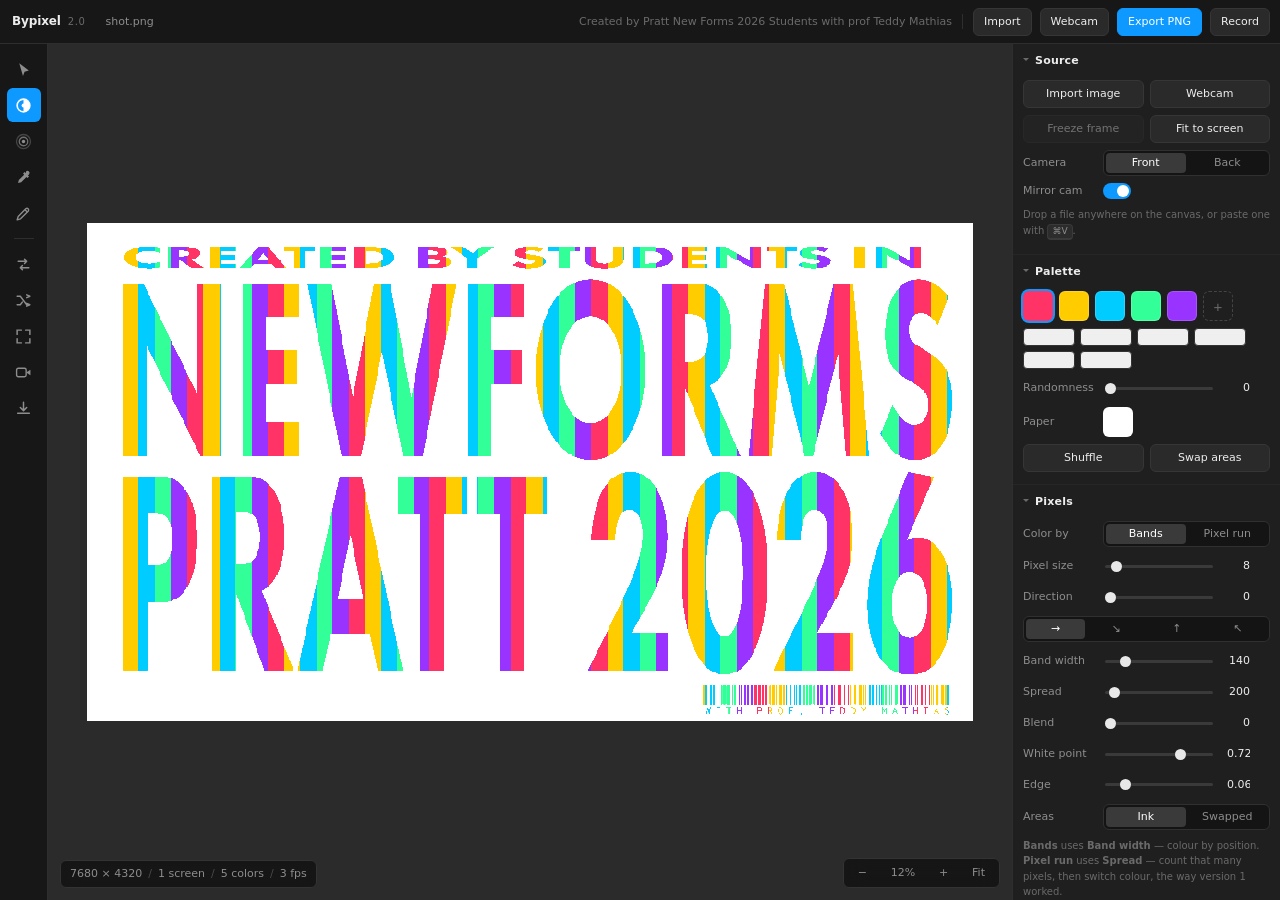
<file: teddy-bypixel-2.0/index.html>
<!DOCTYPE html>
<html lang="en">
<head>
<meta charset="utf-8">
<meta name="viewport" content="width=device-width, initial-scale=1, viewport-fit=cover">
<title>Bypixel 2.0 — Colorizer</title>
<link rel="stylesheet" href="style.css">
</head>
<body>

<div class="app">

  <header class="topbar">
    <div class="brand"><b>Bypixel</b><span>2.0</span></div>
    <div class="doc" id="docName">untitled</div>
    <div class="spacer"></div>
    <div class="credit">Created by Pratt New Forms 2026 Students with prof Teddy Mathias</div>
    <button class="btn" id="btnImport">Import</button>
    <button class="btn" id="btnCam">Webcam</button>
    <button class="btn primary" id="btnPng">Export PNG</button>
    <button class="btn rec" id="btnRec" data-on="false" data-label="Record">Record</button>
  </header>

  <div class="body">

    <nav class="rail" id="rail"></nav>

    <main class="stage" id="stage" data-tool="recolor">
      <canvas id="gl"></canvas>
      <canvas id="ink"></canvas>

      <div class="empty" id="empty" hidden>
        <h2>Drop an image to colorize</h2>
        <p>Any PNG, JPG or WEBP. Or turn on the webcam and colorize yourself live.</p>
        <div class="row">
          <button class="btn primary" id="emptyImport">Choose file</button>
          <button class="btn" id="emptyCam">Use webcam</button>
        </div>
      </div>

      <div class="drop">Drop to colorize</div>

      <div class="hud" id="hud">—</div>

      <div class="zoomer">
        <button class="btn" id="zOut">−</button>
        <div class="val" id="zVal">100%</div>
        <button class="btn" id="zIn">+</button>
        <button class="btn" id="zFit">Fit</button>
      </div>
    </main>

    <aside class="panel" id="panel"><div class="grab" id="grab"><span></span></div></aside>
  </div>
</div>

<input type="file" id="file" accept="image/*" hidden>
<video id="video" playsinline muted></video>

<script>
"use strict";

/* =====================================================================
   BYPIXEL 2.0
   One image in, infinite color out.

   Everything you see is one fragment shader running over the source
   pixels. The panel on the right just moves numbers into that shader.
   ===================================================================== */

const TAU = Math.PI * 2;
const DEG = Math.PI / 180;

/* ---------------------------------------------------------------
   1. STATE — every knob in the app lives here
   --------------------------------------------------------------- */

const S = {
  // palette
  palette: ["#ff3366", "#ffcc00", "#00ccff", "#33ff99", "#9933ff"],
  active: 0,
  paper: "#ffffff",
  random: 0,

  // pixels
  pixel: 8,
  angle: 0,          // degrees — direction of the pixels AND the color flow
  mode: 0,           // 0 bands, 1 pixel runs
  band: 140,         // image px per color, in band mode
  spread: 200,       // pixels per color, in run mode
  blend: 0,
  threshold: 0.72,
  soft: 0.06,
  invert: 0,

  // color
  hue: 0,
  sat: 1,
  contrast: 1,
  bright: 0,
  pulse: 0,
  pulseRate: 1.5,

  // motion
  flow: 0.6,         // colors per second
  turn: 0,           // deg / second — the colors sweep round, the artwork stays put
  spiral: 0,
  twist: 0.5,
  swirl: 0,          // vortex, winds and unwinds
  wave: 0,           // undulation depth, % of the artwork
  mrate: 0.6,        // how fast swirl and wave breathe
  // shapes — a drawn outline that re-colors whatever is inside it
  shapeSpeed: 1,
  shapeSpin: 0,
  shapeMotion: 0,       // 0 still, 1 orbit, 2 drift
  shapeShift: 3,        // steps along the palette
  shapeHue: 0,          // hue turns
  shapePix: 1,          // pixel size multiplier
  shapeAngle: 0,        // direction offset, degrees
  shapeSat: 1,          // saturation multiplier
  shapeSwap: false,     // flip ink and paper inside the shape

  // touch
  rsize: 2.2,
  rdecay: 1.2,
  rainbow: 1,
  press: 1,

  // screens
  screens: 1,
  variation: 0.5,

  // view
  zoom: 1,
  panX: 0, panY: 0,   // image px
  autofit: true,
  mirror: true,
  facing: "user",    // which camera: user = front, environment = back
  exportScale: 2,
  frame: 1,          // 0 = what the viewport shows, 1 = the source's own size
  behind: 0,         // 0 = alpha, 1 = black, 2 = workspace grey

  // live
  tool: "recolor",
  phase: 0,
  turnPhase: 0,
  spiralKick: 0,
  seed: Math.random() * 100,
  time: 0
};

/* one breakpoint, shared by the stylesheet and the behaviour below */
const mq = window.matchMedia("(max-width: 860px)");
function isPhone() { return mq.matches; }

const RIPPLE_MAX = 10;
const ripples = [];           // {x, y, t, w}  — x/y in image pixels
let pressPt = null;           // {clientX, clientY, w} — follows the screen, not the image

/* ---------------------------------------------------------------
   2. WEBGL
   --------------------------------------------------------------- */

const canvas = document.getElementById("gl");
const gl = canvas.getContext("webgl2", {
  antialias: false,
  preserveDrawingBuffer: true,
  alpha: true
});
if (!gl) alert("This browser has no WebGL2. Try Chrome, Safari 15+, or Firefox.");

const VERT = `#version 300 es
in vec2 a_pos;
void main() { gl_Position = vec4(a_pos, 0.0, 1.0); }`;

const FRAG = `#version 300 es
precision highp float;

uniform sampler2D u_tex;
uniform vec2  u_texSize;
uniform vec4  u_view;        // viewport x, y, w, h  (device px, y from bottom)
uniform vec2  u_pan;
uniform float u_scale;
uniform float u_time;

uniform float u_pixel;
uniform float u_angle;
uniform float u_band;
uniform float u_mode;          // 0 = geometric bands, 1 = counted pixel runs
uniform float u_spread;        // pixels painted before the colour changes
uniform float u_blend;
uniform float u_threshold;
uniform float u_soft;
uniform float u_invert;
uniform float u_contrast;
uniform float u_bright;

uniform vec3  u_palette[8];
uniform int   u_count;
uniform float u_random;
uniform vec3  u_paper;
uniform vec3  u_bg;
uniform float u_bgA;
uniform float u_phase;
uniform float u_spiral;
uniform float u_turn;          // the whole colour field, swung round
uniform float u_swirl;         // vortex angle at the centre, right now
uniform float u_wave;          // undulation depth, in image pixels
uniform float u_waveT;
uniform float u_twist;
uniform float u_hue;
uniform float u_sat;
uniform float u_seed;
uniform float u_mirror;

uniform sampler2D u_shapes;    // atlas of the drawn shapes
uniform vec4  u_shapeXf[16];   // x, y (image px), size, rotation
uniform vec4  u_shapeMeta[16]; // cell, unused, unused, live
uniform float u_shapeGrid;
uniform int   u_shapeCount;
uniform vec4  u_lens;          // color shift, hue shift, pixel x, direction +
uniform float u_lensSat;
uniform float u_lensSwap;

uniform vec4  u_ripple[${RIPPLE_MAX}];   // xy centre, z birth time, w strength
uniform float u_rsize;
uniform float u_rdecay;
uniform float u_rainbow;
uniform vec4  u_press;       // xy centre, z strength, w radius

out vec4 outColor;

vec2 rot2(vec2 v, float a) {
  float s = sin(a), c = cos(a);
  return vec2(c * v.x - s * v.y, s * v.x + c * v.y);
}
float hash1(float n) {
  return fract(sin(n * 12.9898 + u_seed * 7.13) * 43758.5453);
}
vec3 hash3(float n) {
  return vec3(hash1(n), hash1(n + 17.31), hash1(n + 43.77));
}
vec3 rgb2hsv(vec3 c) {
  vec4 K = vec4(0.0, -1.0 / 3.0, 2.0 / 3.0, -1.0);
  vec4 p = mix(vec4(c.bg, K.wz), vec4(c.gb, K.xy), step(c.b, c.g));
  vec4 q = mix(vec4(p.xyw, c.r), vec4(c.r, p.yzx), step(p.x, c.r));
  float d = q.x - min(q.w, q.y);
  return vec3(abs(q.z + (q.w - q.y) / (6.0 * d + 1e-10)), d / (q.x + 1e-10), q.x);
}
vec3 hsv2rgb(vec3 c) {
  vec4 K = vec4(1.0, 2.0 / 3.0, 1.0 / 3.0, 3.0);
  vec3 p = abs(fract(c.xxx + K.xyz) * 6.0 - K.www);
  return c.z * mix(K.xxx, clamp(p - K.xxx, 0.0, 1.0), c.y);
}
/* snap a point to the pixel grid, at whatever size and angle we ask for */
vec2 quantize(vec2 p, float ps, float ang, float infl, out vec2 cell) {
  vec2 g = rot2(p - u_texSize * 0.5, -ang);
  if (infl > 0.001) {                            // the smudge
    float n = hash1(floor(g.x / ps) * 3.17 + floor(g.y / ps) * 7.71);
    g += (vec2(n, hash1(n * 13.0)) - 0.5) * ps * 3.0 * infl * u_rainbow;
  }
  cell = floor(g / ps);
  return rot2((cell + 0.5) * ps, ang) + u_texSize * 0.5;
}

vec3 palAt(float i) {
  int n = max(u_count, 1);
  int k = int(mod(i, float(n)));
  return mix(u_palette[k], hash3(i * 1.37 + u_seed), u_random);
}
vec3 palMix(float idx) {
  float f = floor(idx), fr = fract(idx);
  vec3 a = palAt(f), b = palAt(f + 1.0);
  float t = u_blend < 0.001 ? 0.0 : clamp((fr - (1.0 - u_blend)) / u_blend, 0.0, 1.0);
  return mix(a, b, t);
}

void main() {
  /* --- screen pixel -> image pixel ------------------------------ */
  vec2 p = gl_FragCoord.xy - u_view.xy;
  vec2 c = p - u_view.zw * 0.5 - u_pan;
  vec2 q = c / u_scale + u_texSize * 0.5;

  /* --- pressure + ripples --------------------------------------- */
  float infl = 0.0;
  vec2  disp = vec2(0.0);

  // ripple size is a percentage of the artwork, so a 4000px scan and a
  // 720p webcam frame behave the same way
  float rs = max(u_rsize * 0.01 * min(u_texSize.x, u_texSize.y), 1.0);

  if (u_press.z > 0.001) {                       // a finger on the glass
    float pr = rs * 3.2;
    vec2 rel = q - u_press.xy;
    float d = length(rel) + 1e-4;
    float g = exp(-(d * d) / (2.0 * pr * pr));
    disp -= (rel / d) * g * pr * 0.5 * u_press.z;
    infl = max(infl, g * u_press.z);
  }

  for (int i = 0; i < ${RIPPLE_MAX}; i++) {      // rings leaving the touch
    vec4 R = u_ripple[i];
    if (R.w <= 0.001) continue;
    float age = u_time - R.z;
    if (age < 0.0 || age > 5.0) continue;
    vec2 rel = q - R.xy;
    float d = length(rel) + 1e-4;
    float front = d - age * rs * 7.0;
    float wide  = rs * 2.6;
    float env   = exp(-age * u_rdecay) * exp(-(front * front) / (2.0 * wide * wide));
    disp += (rel / d) * sin(front / rs * 3.14159) * env * R.w * rs * 1.7;
    infl  = max(infl, clamp(env * R.w * 1.5, 0.0, 1.0));
  }
  q += disp;

  /* --- motion: the colour field turns, swirls and undulates ------ */
  float baseAngle = u_angle + u_turn;

  if (abs(u_swirl) > 0.0005) {                   // a vortex, strongest at the centre
    vec2 rel0 = q - u_texSize * 0.5;
    float f = 1.0 - clamp(length(rel0) / (length(u_texSize) * 0.5), 0.0, 1.0);
    q = u_texSize * 0.5 + rot2(rel0, u_swirl * f * f);
  }

  if (abs(u_wave) > 0.0005) {                    // a travelling swell, along the direction
    vec2 w = rot2(q - u_texSize * 0.5, -baseAngle);
    float lam = max(min(u_texSize.x, u_texSize.y) / 3.0, 1.0);
    w.y += u_wave * sin(w.x / lam * 6.2831853 + u_waveT);
    w.x += u_wave * 0.45 * sin(w.y / lam * 6.2831853 - u_waveT * 0.8);
    q = rot2(w, baseAngle) + u_texSize * 0.5;
  }

  /* --- pixelate (pixels shatter smaller under pressure) ---------- */
  float ps = max(u_pixel, 1.0);
  ps = mix(ps, max(ps * 0.22, 1.0), infl);

  vec2 cell;
  vec2 qp = quantize(q, ps, baseAngle, infl, cell);

  /* --- shapes are lenses: they never cover the artwork, they only
         change how the pixels underneath get coloured --------------- */
  float lens = 0.0;      // coverage of the strongest shape here
  for (int i = 0; i < 16; i++) {
    if (i >= u_shapeCount) break;
    vec4 X = u_shapeXf[i];
    vec4 M = u_shapeMeta[i];
    if (M.w < 0.5 || X.z < 0.001) continue;
    vec2 l = rot2(qp - X.xy, -X.w) / X.z + 0.5;         // into the shape's own box
    if (l.x < 0.0 || l.x > 1.0 || l.y < 0.0 || l.y > 1.0) continue;
    float cl = floor(mod(M.x, u_shapeGrid));
    float rw = floor(M.x / u_shapeGrid);
    float cov = texture(u_shapes, (vec2(cl, rw) + vec2(l.x, 1.0 - l.y)) / u_shapeGrid).a;
    lens = max(lens, cov);
  }
  float k = lens;

  // inside a shape the grid itself can change size and direction,
  // so the pixels get re-snapped before anything is sampled
  float angle = baseAngle + u_lens.w * k;
  float psL = max(ps * (1.0 + (u_lens.z - 1.0) * k), 1.0);
  if (lens > 0.002) qp = quantize(q, psL, angle, infl, cell);

  vec2 uv = qp / u_texSize;
  uv.x = mix(uv.x, 1.0 - uv.x, u_mirror);
  if (uv.x < 0.0 || uv.x > 1.0 || uv.y < 0.0 || uv.y > 1.0) {
    outColor = vec4(u_bg * u_bgA, u_bgA);     // premultiplied, so 0 means clear
    return;
  }

  /* --- ink or paper? -------------------------------------------- */
  vec3 src = texture(u_tex, uv).rgb;
  float lum = dot(src, vec3(0.299, 0.587, 0.114));
  lum = clamp((lum - 0.5) * u_contrast + 0.5 + u_bright, 0.0, 1.0);

  /* --- which colour? -------------------------------------------- */
  vec2 rel = qp - u_texSize * 0.5;
  float band = max(u_band, 1.0);
  float idx;
  if (u_mode < 0.5) {
    // bands: the colour depends on how far along the direction you are
    idx = dot(rel, vec2(cos(angle), sin(angle))) / band;
  } else {
    // runs: walk the pixels in order and change colour every u_spread of them,
    // exactly the way the first version of this sketch did it
    vec2 c2 = floor(qp / psL);
    float across = floor(u_texSize.x / psL) + 1.0;
    idx = (c2.y * across + c2.x) / max(u_spread, 1.0);
  }

  float ang = atan(rel.y, rel.x);
  float rad = length(rel);
  idx += u_spiral * (ang * 1.90986 + rad / band * u_twist);
  idx += u_phase;
  idx += u_lens.x * k;                            // the shape walks the palette on

  vec3 col = palMix(idx);

  vec3 hsv = rgb2hsv(col);
  hsv.x = fract(hsv.x + u_hue + u_lens.y * k);
  hsv.y = clamp(hsv.y * u_sat * (1.0 + (u_lensSat - 1.0) * k), 0.0, 1.0);
  col = hsv2rgb(hsv);

  if (infl > 0.001) {                             // rainbow bruise around the touch
    float h = fract(ang * 0.159 + rad * 0.004 + u_time * 0.25
                    + hash1(cell.x * 7.3 + cell.y * 13.1) * 0.4);
    col = mix(col, hsv2rgb(vec3(h, 0.95, 1.0)), clamp(infl * u_rainbow, 0.0, 1.0));
  }

  float ink = 1.0 - smoothstep(u_threshold - max(u_soft, 0.002),
                               u_threshold + max(u_soft, 0.002), lum);
  // a shape can flip ink and paper inside itself, and it cancels
  // cleanly against the global swap
  float inv = mod(u_invert + step(0.5, u_lensSwap * lens), 2.0);
  ink = mix(ink, 1.0 - ink, inv);

  vec3 outc = mix(u_paper, col, ink) + infl * 0.10;
  outColor = vec4(outc, 1.0);
}`;

function compile(type, src) {
  const sh = gl.createShader(type);
  gl.shaderSource(sh, src);
  gl.compileShader(sh);
  if (!gl.getShaderParameter(sh, gl.COMPILE_STATUS)) {
    console.error(gl.getShaderInfoLog(sh), src);
    throw new Error("shader");
  }
  return sh;
}

const prog = gl.createProgram();
gl.attachShader(prog, compile(gl.VERTEX_SHADER, VERT));
gl.attachShader(prog, compile(gl.FRAGMENT_SHADER, FRAG));
gl.linkProgram(prog);
if (!gl.getProgramParameter(prog, gl.LINK_STATUS)) console.error(gl.getProgramInfoLog(prog));
gl.useProgram(prog);

const vao = gl.createVertexArray();
gl.bindVertexArray(vao);
const buf = gl.createBuffer();
gl.bindBuffer(gl.ARRAY_BUFFER, buf);
gl.bufferData(gl.ARRAY_BUFFER, new Float32Array([-1, -1, 3, -1, -1, 3]), gl.STATIC_DRAW);
const aPos = gl.getAttribLocation(prog, "a_pos");
gl.enableVertexAttribArray(aPos);
gl.vertexAttribPointer(aPos, 2, gl.FLOAT, false, 0, 0);

const U = {};
function u(name) {
  if (!(name in U)) U[name] = gl.getUniformLocation(prog, name);
  return U[name];
}

const tex = gl.createTexture();
gl.bindTexture(gl.TEXTURE_2D, tex);
gl.texParameteri(gl.TEXTURE_2D, gl.TEXTURE_WRAP_S, gl.CLAMP_TO_EDGE);
gl.texParameteri(gl.TEXTURE_2D, gl.TEXTURE_WRAP_T, gl.CLAMP_TO_EDGE);
gl.texParameteri(gl.TEXTURE_2D, gl.TEXTURE_MIN_FILTER, gl.LINEAR);
gl.texParameteri(gl.TEXTURE_2D, gl.TEXTURE_MAG_FILTER, gl.LINEAR);
gl.pixelStorei(gl.UNPACK_FLIP_Y_WEBGL, true);
gl.texImage2D(gl.TEXTURE_2D, 0, gl.RGBA, 1, 1, 0, gl.RGBA, gl.UNSIGNED_BYTE,
              new Uint8Array([32, 32, 32, 255]));

let texW = 1, texH = 1, hasSource = false;

/* a CPU copy of the source, only so the eyedropper can read pixels */
const sampler = document.createElement("canvas");
const sctx = sampler.getContext("2d", { willReadFrequently: true });

/* ---------------------------------------------------------------
   3. SOURCES — file, drag & drop, paste, webcam
   --------------------------------------------------------------- */

const video = document.getElementById("video");
const fileInput = document.getElementById("file");
const stage = document.getElementById("stage");
const emptyEl = document.getElementById("empty");
const docName = document.getElementById("docName");
let camOn = false, camStream = null;

function uploadFromElement(el, w, h) {
  const cap = gl.getParameter(gl.MAX_TEXTURE_SIZE) || 4096;
  let src = el;
  if (Math.max(w, h) > cap) {                  // bigger than this GPU can hold
    const k = cap / Math.max(w, h);
    const c = document.createElement("canvas");
    c.width = Math.max(1, Math.round(w * k));
    c.height = Math.max(1, Math.round(h * k));
    c.getContext("2d").drawImage(el, 0, 0, c.width, c.height);
    src = c; w = c.width; h = c.height;
  }
  texW = w; texH = h;
  gl.bindTexture(gl.TEXTURE_2D, tex);
  gl.texImage2D(gl.TEXTURE_2D, 0, gl.RGBA, gl.RGBA, gl.UNSIGNED_BYTE, src);
  hasSource = true;
  emptyEl.hidden = true;
}

function cacheForPicking(el, w, h) {
  const k = Math.min(1, 1600 / Math.max(w, h));
  sampler.width = Math.max(1, Math.round(w * k));
  sampler.height = Math.max(1, Math.round(h * k));
  sctx.save();
  if (camOn && S.mirror) { sctx.translate(sampler.width, 0); sctx.scale(-1, 1); }
  sctx.drawImage(el, 0, 0, sampler.width, sampler.height);
  sctx.restore();
}

function loadImage(src, name) {
  const im = new Image();
  im.onload = () => {
    stopCam();
    uploadFromElement(im, im.naturalWidth, im.naturalHeight);
    cacheForPicking(im, im.naturalWidth, im.naturalHeight);
    docName.textContent = name || "untitled";
    S.autofit = true;
    S.zoom = 1; S.panX = 0; S.panY = 0;
  };
  im.onerror = () => { if (!hasSource) emptyEl.hidden = false; };
  im.src = src;
}

function loadFile(f) {
  if (!f || !f.type.startsWith("image/")) return;
  const url = URL.createObjectURL(f);
  loadImage(url, f.name);
}

fileInput.addEventListener("change", e => loadFile(e.target.files[0]));
const pickFile = () => fileInput.click();

document.getElementById("btnImport").onclick = pickFile;
document.getElementById("emptyImport").onclick = pickFile;

["dragenter", "dragover"].forEach(t =>
  stage.addEventListener(t, e => { e.preventDefault(); stage.classList.add("over"); }));
["dragleave", "drop"].forEach(t =>
  stage.addEventListener(t, e => { e.preventDefault(); stage.classList.remove("over"); }));
stage.addEventListener("drop", e => {
  const f = e.dataTransfer.files[0];
  if (f) loadFile(f);
});
window.addEventListener("paste", e => {
  for (const item of e.clipboardData.files) { loadFile(item); break; }
});

["dragover", "drop"].forEach(t =>
  window.addEventListener(t, e => { if (!stage.contains(e.target)) e.preventDefault(); }));

async function getCam(facing) {
  const size = { width: { ideal: 1920 }, height: { ideal: 1080 } };
  try {
    // ask for the side we want, but never fail just because a machine
    // only has the one camera
    return await navigator.mediaDevices.getUserMedia({
      video: Object.assign({ facingMode: { ideal: facing } }, size), audio: false
    });
  } catch (err) {
    return await navigator.mediaDevices.getUserMedia({ video: size, audio: false });
  }
}

async function startCam(facing) {
  facing = facing || S.facing;
  try {
    const next = await getCam(facing);
    if (camStream) camStream.getTracks().forEach(t => t.stop());
    camStream = next;
    S.facing = facing;
    video.srcObject = camStream;
    await video.play();
    camOn = true;
    hasSource = true;
    emptyEl.hidden = true;
    docName.textContent = facing === "environment" ? "camera · back" : "camera · front";
    S.mirror = facing !== "environment";      // only a selfie should be mirrored
    S.autofit = true; S.zoom = 1; S.panX = 0; S.panY = 0;
    closeSheet();
    syncPanel();
  } catch (err) {
    console.warn(err);
    note("Camera blocked. Allow it for this page — needs https or localhost.");
  }
}

function flipCam() {
  const next = S.facing === "user" ? "environment" : "user";
  if (camOn) startCam(next);
  else { S.facing = next; syncPanel(); }
}
function stopCam() {
  if (camStream) camStream.getTracks().forEach(t => t.stop());
  camStream = null; camOn = false;
  syncChrome();
}
function toggleCam() { camOn ? stopCam() : startCam(); }
function camActive() { return camOn; }
document.getElementById("btnCam").onclick = toggleCam;
document.getElementById("emptyCam").onclick = toggleCam;

/* freeze the live webcam into a still image you can keep working on */
function freezeCam() {
  if (!camOn) return;
  const w = video.videoWidth, h = video.videoHeight;
  const c = document.createElement("canvas");
  c.width = w; c.height = h;
  const x = c.getContext("2d");
  if (S.mirror) { x.translate(w, 0); x.scale(-1, 1); }
  x.drawImage(video, 0, 0);
  loadImage(c.toDataURL("image/png"), "webcam still");
}

function pumpCam() {
  if (!camOn || video.readyState < 2) return;
  const w = video.videoWidth, h = video.videoHeight;
  if (!w) return;
  texW = w; texH = h;
  gl.bindTexture(gl.TEXTURE_2D, tex);
  gl.texImage2D(gl.TEXTURE_2D, 0, gl.RGBA, gl.RGBA, gl.UNSIGNED_BYTE, video);
}

/* ---------------------------------------------------------------
   3b. SHAPES — draw one on the artwork and it becomes a colour lens.
       It never covers the drawing; it re-colours the pixels inside it.
   --------------------------------------------------------------- */

const SHAPE_GRID = 4;                       // 4 x 4 cells of atlas
const SHAPE_CELL = 256;
const SHAPE_MAX  = SHAPE_GRID * SHAPE_GRID;

const shapes = [];   // one entry per shape; its index is its atlas cell

const atlas = document.createElement("canvas");
atlas.width = atlas.height = SHAPE_GRID * SHAPE_CELL;
const actx = atlas.getContext("2d");

const shapeTex = gl.createTexture();
gl.bindTexture(gl.TEXTURE_2D, shapeTex);
gl.texParameteri(gl.TEXTURE_2D, gl.TEXTURE_WRAP_S, gl.CLAMP_TO_EDGE);
gl.texParameteri(gl.TEXTURE_2D, gl.TEXTURE_WRAP_T, gl.CLAMP_TO_EDGE);
gl.texParameteri(gl.TEXTURE_2D, gl.TEXTURE_MIN_FILTER, gl.LINEAR);
gl.texParameteri(gl.TEXTURE_2D, gl.TEXTURE_MAG_FILTER, gl.LINEAR);

/* paint one shape into its atlas cell, with a margin so neighbouring
   cells can never bleed into each other */
function rasterize(i) {
  const e = shapes[i];
  const x = (i % SHAPE_GRID) * SHAPE_CELL, y = Math.floor(i / SHAPE_GRID) * SHAPE_CELL;
  const pad = SHAPE_CELL * 0.06, inner = SHAPE_CELL - pad * 2;
  actx.save();
  actx.clearRect(x, y, SHAPE_CELL, SHAPE_CELL);
  actx.translate(x + pad, y + pad);
  actx.beginPath();
  e.draw(actx, inner);
  actx.fillStyle = "#fff";
  actx.fill();
  actx.restore();
}

function rasterizeAll() {
  actx.clearRect(0, 0, atlas.width, atlas.height);
  for (let i = 0; i < shapes.length; i++) rasterize(i);
  gl.bindTexture(gl.TEXTURE_2D, shapeTex);
  gl.pixelStorei(gl.UNPACK_FLIP_Y_WEBGL, false);
  gl.texImage2D(gl.TEXTURE_2D, 0, gl.RGBA, gl.RGBA, gl.UNSIGNED_BYTE, atlas);
  gl.pixelStorei(gl.UNPACK_FLIP_Y_WEBGL, true);
  gl.bindTexture(gl.TEXTURE_2D, tex);
}

function removeNearest(q) {
  if (!q || !shapes.length) return;
  let best = -1, bd = Infinity;
  shapes.forEach((n, i) => {
    const d = Math.hypot(n.x - q[0], n.y - q[1]);
    if (d < bd) { bd = d; best = i; }
  });
  if (best >= 0) { shapes.splice(best, 1); rasterizeAll(); }
}

function clearShapes() { shapes.length = 0; rasterizeAll(); }

function animateShapes(dt) {
  const cx = texW / 2, cy = texH / 2;
  const span = Math.min(texW, texH);
  shapes.forEach(n => {
    n.rot += S.shapeSpin * DEG * dt;
    if (S.shapeMotion === 1) {                     // orbit the centre
      n.orbit += S.shapeSpeed * dt * (0.25 + n.seed * 0.5);
      n.x = cx + Math.cos(n.orbit) * n.orbitR;
      n.y = cy + Math.sin(n.orbit) * n.orbitR;
    } else if (S.shapeMotion === 2) {              // drift and bounce
      const v = S.shapeSpeed * span * 0.16 * dt * (0.5 + n.seed);
      n.x += n.vx * v; n.y += n.vy * v;
      if (n.x < 0) { n.x = 0; n.vx = Math.abs(n.vx); }
      if (n.x > texW) { n.x = texW; n.vx = -Math.abs(n.vx); }
      if (n.y < 0) { n.y = 0; n.vy = Math.abs(n.vy); }
      if (n.y > texH) { n.y = texH; n.vy = -Math.abs(n.vy); }
    }
  });
}

const xfBuf = new Float32Array(SHAPE_MAX * 4);
const metaBuf = new Float32Array(SHAPE_MAX * 4);

function packShapes() {
  xfBuf.fill(0); metaBuf.fill(0);
  for (let i = 0; i < shapes.length; i++) {
    const n = shapes[i];
    xfBuf[i * 4] = n.x;
    xfBuf[i * 4 + 1] = n.y;
    xfBuf[i * 4 + 2] = Math.max(n.size, 1);
    xfBuf[i * 4 + 3] = n.rot;
    metaBuf[i * 4] = i;          // atlas cell
    metaBuf[i * 4 + 3] = 1;      // live
  }
  return shapes.length;
}

/* drawing --------------------------------------------------------- */

const ink = document.getElementById("ink");
const ictx = ink.getContext("2d");
let stroke = null;

function sizeInk() {
  const r = stage.getBoundingClientRect();
  ink.width = Math.round(r.width * dpr);
  ink.height = Math.round(r.height * dpr);
  ictx.setTransform(dpr, 0, 0, dpr, 0, 0);
}

function drawStroke() {
  ictx.clearRect(0, 0, ink.width, ink.height);
  if (!stroke || stroke.length < 2) return;
  const r = stage.getBoundingClientRect();
  ictx.beginPath();
  stroke.forEach((p, i) => {
    const x = p[0] - r.left, y = p[1] - r.top;
    i ? ictx.lineTo(x, y) : ictx.moveTo(x, y);
  });
  ictx.closePath();
  ictx.fillStyle = "rgba(13,153,255,0.16)";
  ictx.fill();
  ictx.strokeStyle = "#0d99ff";
  ictx.lineWidth = 1.5;
  ictx.lineJoin = ictx.lineCap = "round";
  ictx.stroke();
}

/* the stroke lands where it was drawn, at the size it was drawn */
function commitStroke() {
  const pts = stroke;
  stroke = null;
  ictx.clearRect(0, 0, ink.width, ink.height);
  if (!pts || pts.length < 4 || !hasSource) return;

  const img = pts.map(p => screenToImage(p[0], p[1])).filter(Boolean);
  if (img.length < 4) return;

  let x0 = Infinity, y0 = Infinity, x1 = -Infinity, y1 = -Infinity;
  img.forEach(p => {
    x0 = Math.min(x0, p[0]); y0 = Math.min(y0, p[1]);
    x1 = Math.max(x1, p[0]); y1 = Math.max(y1, p[1]);
  });
  const bw = Math.max(x1 - x0, 1), bh = Math.max(y1 - y0, 1), size = Math.max(bw, bh);
  if (size < Math.min(texW, texH) * 0.01) return;      // a stray tap, not a shape

  const ox = (size - bw) / 2, oy = (size - bh) / 2;
  const norm = img.map(p => [(p[0] - x0 + ox) / size, (p[1] - y0 + oy) / size]);
  const ang = Math.random() * TAU;

  if (shapes.length >= SHAPE_MAX) shapes.shift();
  const cx = x0 + bw / 2, cy = y0 + bh / 2;
  shapes.push({
    draw: (c, s) => {
      norm.forEach((p, i) => {
        const x = p[0] * s, y = (1 - p[1]) * s;     // canvas y runs the other way
        i ? c.lineTo(x, y) : c.moveTo(x, y);
      });
      c.closePath();
    },
    x: cx, y: cy, size,
    rot: 0,
    seed: Math.random(),
    orbit: Math.atan2(cy - texH / 2, cx - texW / 2),
    orbitR: Math.hypot(cx - texW / 2, cy - texH / 2),
    vx: Math.cos(ang), vy: Math.sin(ang)
  });
  rasterizeAll();
}

/* ---------------------------------------------------------------
   4. VIEWPORTS — one canvas, many screens
   --------------------------------------------------------------- */

const WORKSPACE = [0.169, 0.169, 0.169];

/* dest: "screen" always shows the workspace; stills may be transparent;
   H.264 has no alpha, so video falls back to black. */
function backdrop(dest) {
  if (dest === "screen" || S.behind === 2) return { c: WORKSPACE, a: 1 };
  if (S.behind === 1 || dest === "video") return { c: [0, 0, 0], a: 1 };
  return { c: [0, 0, 0], a: 0 };
}

const GRIDS = { 1: [1, 1], 2: [2, 1], 3: [3, 1], 4: [2, 2], 6: [3, 2] };
let views = [];
let dpr = 1;

/* the canvas size an export wants: every screen holding the source 1:1 */
function exportSize(mult) {
  const [cols, rows] = GRIDS[S.screens] || GRIDS[1];
  let w = texW * cols * mult, h = texH * rows * mult;
  const cap = Math.min(gl.getParameter(gl.MAX_TEXTURE_SIZE) || 4096, 16384);
  const k = Math.min(1, cap / Math.max(w, h));
  return { w: Math.max(1, Math.round(w * k)), h: Math.max(1, Math.round(h * k)), k: k * mult };
}

function layout(mult, noGap) {
  mult = mult || 1;
  const [cols, rows] = GRIDS[S.screens] || GRIDS[1];
  const W = canvas.width, H = canvas.height;
  const gap = (S.screens > 1 && !noGap) ? Math.round(2 * dpr * mult) : 0;
  const vw = (W - gap * (cols - 1)) / cols;
  const vh = (H - gap * (rows - 1)) / rows;
  views = [];
  for (let r = 0; r < rows; r++) {
    for (let cidx = 0; cidx < cols; cidx++) {
      views.push({
        x: Math.round(cidx * (vw + gap)),
        y: Math.round(H - (r + 1) * vh - r * gap),   // GL origin is bottom-left
        w: Math.round(vw),
        h: Math.round(vh)
      });
    }
  }
}

function resize() {
  if (recording) return;                  // the buffer belongs to the recording
  dpr = Math.min(window.devicePixelRatio || 1, 2);
  const r = stage.getBoundingClientRect();
  const w = Math.max(1, Math.round(r.width * dpr));
  const h = Math.max(1, Math.round(r.height * dpr));
  if (canvas.width !== w || canvas.height !== h) {
    canvas.width = w; canvas.height = h;
  }
  layout();
  if (typeof sizeInk === "function") sizeInk();
}
new ResizeObserver(resize).observe(stage);

/* how much the artwork must shrink to sit fully inside one screen */
function fitScale(v) {
  if (!texW || !texH) return 1;
  return Math.min(v.w / texW, v.h / texH) * 0.92;
}
const viewScale = v => fitScale(v) * S.zoom;

/* ---------------------------------------------------------------
   5. RENDER
   --------------------------------------------------------------- */

const rippleBuf = new Float32Array(RIPPLE_MAX * 4);
const palBuf = new Float32Array(8 * 3);

function hexRGB(h) {
  return [parseInt(h.slice(1, 3), 16) / 255,
          parseInt(h.slice(3, 5), 16) / 255,
          parseInt(h.slice(5, 7), 16) / 255];
}

function pressInImage() {
  if (!pressPt) return [0, 0, 0, 1];
  const q = screenToImage(pressPt.clientX, pressPt.clientY);
  if (!q) return [0, 0, 0, 1];
  return [q[0], q[1], S.press, 1];
}

function render(o) {
  o = (typeof o === "number") ? { mult: o } : (o || {});
  const mult = o.mult || 1;
  const dest = o.dest || "screen";
  const toSource = dest !== "screen" && S.frame === 1;   // frame the source, not the view
  const bg = backdrop(dest);
  gl.useProgram(prog);
  gl.bindVertexArray(vao);
  gl.activeTexture(gl.TEXTURE0);
  gl.bindTexture(gl.TEXTURE_2D, tex);
  gl.uniform1i(u("u_tex"), 0);

  gl.clearColor(bg.c[0] * bg.a, bg.c[1] * bg.a, bg.c[2] * bg.a, bg.a);
  gl.clear(gl.COLOR_BUFFER_BIT);

  // palette
  const n = Math.min(S.palette.length, 8);
  for (let i = 0; i < n; i++) {
    const c = hexRGB(S.palette[i]);
    palBuf[i * 3] = c[0]; palBuf[i * 3 + 1] = c[1]; palBuf[i * 3 + 2] = c[2];
  }
  gl.uniform3fv(u("u_palette"), palBuf);
  gl.uniform1i(u("u_count"), n);
  gl.uniform3fv(u("u_paper"), hexRGB(S.paper));
  gl.uniform3fv(u("u_bg"), bg.c);
  gl.uniform1f(u("u_bgA"), bg.a);

  // ripples
  rippleBuf.fill(0);
  for (let i = 0; i < Math.min(ripples.length, RIPPLE_MAX); i++) {
    const r = ripples[ripples.length - 1 - i];
    rippleBuf[i * 4] = r.x; rippleBuf[i * 4 + 1] = r.y;
    rippleBuf[i * 4 + 2] = r.t; rippleBuf[i * 4 + 3] = r.w;
  }
  gl.uniform4fv(u("u_ripple"), rippleBuf);

  const pulse = 1 + S.pulse * Math.sin(S.time * S.pulseRate * TAU * 0.25);

  gl.uniform2f(u("u_texSize"), texW, texH);
  gl.uniform1f(u("u_time"), S.time);
  gl.uniform1f(u("u_pixel"), S.pixel * mult);
  gl.uniform1f(u("u_band"), S.band);
  gl.uniform1f(u("u_mode"), S.mode);
  gl.uniform1f(u("u_spread"), S.spread);
  gl.uniform1f(u("u_blend"), S.blend);
  gl.uniform1f(u("u_threshold"), S.threshold);
  gl.uniform1f(u("u_soft"), S.soft);
  gl.uniform1f(u("u_invert"), S.invert);
  gl.uniform1f(u("u_contrast"), S.contrast * pulse);
  gl.uniform1f(u("u_bright"), S.bright);
  gl.uniform1f(u("u_random"), S.random);
  gl.uniform1f(u("u_twist"), S.twist);
  gl.uniform1f(u("u_turn"), S.turnPhase);
  // at rate 0 the swirl and the swell simply hold their shape
  gl.uniform1f(u("u_swirl"), S.swirl * (S.mrate > 0 ? Math.sin(S.time * S.mrate * 1.4) : 1));
  gl.uniform1f(u("u_wave"), S.wave * 0.01 * Math.min(texW, texH));
  gl.uniform1f(u("u_waveT"), S.time * S.mrate * 3.0);
  gl.uniform1f(u("u_sat"), S.sat);
  gl.uniform1f(u("u_seed"), S.seed);
  gl.activeTexture(gl.TEXTURE1);
  gl.bindTexture(gl.TEXTURE_2D, shapeTex);
  gl.uniform1i(u("u_shapes"), 1);
  gl.uniform1f(u("u_shapeGrid"), SHAPE_GRID);
  gl.uniform4f(u("u_lens"), S.shapeShift, S.shapeHue / 360, S.shapePix, S.shapeAngle * DEG);
  gl.uniform1f(u("u_lensSat"), S.shapeSat);
  gl.uniform1f(u("u_lensSwap"), S.shapeSwap ? 1 : 0);
  gl.uniform1i(u("u_shapeCount"), packShapes());
  gl.uniform4fv(u("u_shapeXf"), xfBuf);
  gl.uniform4fv(u("u_shapeMeta"), metaBuf);
  gl.activeTexture(gl.TEXTURE0);
  gl.uniform1f(u("u_rsize"), S.rsize);
  gl.uniform1f(u("u_rdecay"), S.rdecay);
  gl.uniform1f(u("u_rainbow"), S.rainbow);

  gl.uniform1f(u("u_mirror"), camOn && S.mirror ? 1 : 0);

  const spiral = S.spiral + S.spiralKick;
  const press = pressInImage();

  for (let i = 0; i < views.length; i++) {
    const v = views[i];
    const k = i * S.variation;                     // how far this screen drifts
    // framing the source means one device pixel per source pixel, no pan, no zoom
    const sc = toSource ? (o.unit || mult) : viewScale(v) * mult;

    gl.viewport(v.x, v.y, v.w, v.h);
    gl.uniform4f(u("u_view"), v.x, v.y, v.w, v.h);
    gl.uniform1f(u("u_scale"), sc);
    gl.uniform2f(u("u_pan"), toSource ? 0 : S.panX * sc, toSource ? 0 : S.panY * sc);
    gl.uniform1f(u("u_angle"), S.angle * DEG + k * 0.55);
    gl.uniform1f(u("u_phase"), S.phase + k * 2.3);
    gl.uniform1f(u("u_hue"), S.hue + k * 0.11);
    gl.uniform1f(u("u_spiral"), spiral + k * 0.35);
    gl.uniform4fv(u("u_press"), press);

    gl.drawArrays(gl.TRIANGLES, 0, 3);
  }
}

let last = performance.now(), fps = 60, frames = 0, fpsClock = last;

function loop(now) {
  const dt = Math.min((now - last) / 1000, 0.1);
  last = now;
  S.time += dt;
  S.phase += S.flow * dt;
  S.turnPhase += S.turn * DEG * dt;
  animateShapes(dt);
  S.spiralKick *= Math.pow(0.12, dt);             // every click's spiral unwinds
  if (S.spiralKick < 0.0005) S.spiralKick = 0;
  while (ripples.length && S.time - ripples[0].t > 5) ripples.shift();

  pumpCam();
  if (S.autofit) { S.zoom = 1; S.panX = 0; S.panY = 0; }
  if (hasSource) render(recording || undefined);

  frames++;
  if (now - fpsClock > 500) {
    fps = Math.round(frames * 1000 / (now - fpsClock));
    frames = 0; fpsClock = now;
    updateHUD();
  }
  requestAnimationFrame(loop);
}

let hudNote = "", hudNoteAt = -99;
function note(text) { hudNote = text; hudNoteAt = S.time; updateHUD(); }

function updateHUD() {
  if (hudNote && S.time - hudNoteAt < 6) {
    document.getElementById("hud").textContent = hudNote;
    return;
  }
  const v = views[0];
  const z = v ? Math.round(viewScale(v) / dpr * 100) : 100;
  document.getElementById("zVal").textContent = z + "%";
  document.getElementById("hud").innerHTML = isPhone()
    ? `${texW} × ${texH}` + (camOn ? ` <i>/</i> live` : "") +
      (S.screens > 1 ? ` <i>/</i> ${S.screens}` : "")
    : `${texW} × ${texH} <i>/</i> ${S.screens} screen${S.screens > 1 ? "s" : ""}` +
      ` <i>/</i> ${S.palette.length} colors` +
      (shapes.length ? ` <i>/</i> ${shapes.length} shapes` : "") +
      ` <i>/</i> ${fps} fps` +
      (camOn ? ` <i>/</i> live` : "");
}

/* ---------------------------------------------------------------
   6. POINTER — click anywhere, the colors move
   --------------------------------------------------------------- */

/* the drawing buffer is not always the CSS size — while recording it is the
   source's size — so always measure the ratio rather than trusting dpr */
function canvasPoint(clientX, clientY) {
  const r = canvas.getBoundingClientRect();
  const sx = canvas.width / Math.max(r.width, 1);
  const sy = canvas.height / Math.max(r.height, 1);
  return [(clientX - r.left) * sx, canvas.height - (clientY - r.top) * sy, sx];
}

function viewAt(clientX, clientY) {
  const [px, pyGL] = canvasPoint(clientX, clientY);
  return views.find(v => px >= v.x && px <= v.x + v.w && pyGL >= v.y && pyGL <= v.y + v.h)
      || views[0];
}

function screenToImage(clientX, clientY, v) {
  v = v || viewAt(clientX, clientY);
  if (!v) return null;
  const [px, pyGL] = canvasPoint(clientX, clientY);
  const sc = recording ? recording.unit : viewScale(v);
  let cx = px - v.x - v.w / 2 - S.panX * sc;
  let cy = pyGL - v.y - v.h / 2 - S.panY * sc;
  return [cx / sc + texW / 2, cy / sc + texH / 2];
}

function addRipple(q, strength) {
  if (!q) return;
  ripples.push({ x: q[0], y: q[1], t: S.time, w: strength });
  if (ripples.length > RIPPLE_MAX) ripples.shift();
}

function spinColors() {
  S.phase += 1 + Math.random() * 4;
  S.spiralKick = Math.max(S.spiralKick, 0.9 + Math.random() * 0.9);
  S.seed = Math.random() * 100;
}

function pickColor(q) {
  if (!q || !sampler.width) return;
  if (camOn) cacheForPicking(video, video.videoWidth, video.videoHeight);
  const x = Math.round(q[0] / texW * sampler.width);
  const y = Math.round(sampler.height - q[1] / texH * sampler.height);   // GL space is flipped
  if (x < 0 || y < 0 || x >= sampler.width || y >= sampler.height) return;
  let d;
  try { d = sctx.getImageData(x, y, 1, 1).data; }
  catch (err) { return; }          // file:// taints the canvas; serve the folder instead
  const hex = "#" + [d[0], d[1], d[2]].map(n => n.toString(16).padStart(2, "0")).join("");
  S.palette[S.active] = hex;
  buildPalette();
}

let dragging = null;

canvas.addEventListener("pointerdown", e => {
  if (!hasSource) return;
  if (document.body.classList.contains("sheet")) {   // first tap just dismisses
    closeSheet();
    return;
  }
  if (touches.size >= 2) return;                     // pinching, not drawing
  try { canvas.setPointerCapture(e.pointerId); } catch (err) { /* synthetic pointer */ }
  const v = viewAt(e.clientX, e.clientY);
  const q = screenToImage(e.clientX, e.clientY, v);

  if (S.tool === "move" || e.button === 1 || spaceDown) {
    dragging = { x: e.clientX, y: e.clientY, panX: S.panX, panY: S.panY, v,
                 ratio: canvasPoint(e.clientX, e.clientY)[2] };
    stage.classList.add("dragging");
    S.autofit = false;
    return;
  }
  if (S.tool === "pick") { pickColor(q); return; }

  if (S.tool === "draw") {
    if (e.altKey || e.button === 2) { removeNearest(q); return; }
    stroke = [[e.clientX, e.clientY]];
    return;
  }

  // recolor + ripple both leave a mark; recolor also throws the palette
  pressPt = { clientX: e.clientX, clientY: e.clientY };
  addRipple(q, S.press);
  if (S.tool === "recolor") spinColors();
});

canvas.addEventListener("pointermove", e => {
  if (touches.size >= 2) return;
  if (dragging) {
    const sc = viewScale(dragging.v);
    S.panX = dragging.panX + (e.clientX - dragging.x) * dragging.ratio / sc;
    S.panY = dragging.panY - (e.clientY - dragging.y) * dragging.ratio / sc;
    return;
  }
  if (stroke) {
    const pt = [e.clientX, e.clientY];
    const last = stroke[stroke.length - 1];
    if (Math.hypot(pt[0] - last[0], pt[1] - last[1]) > 2) stroke.push(pt);
    drawStroke();
    return;
  }
  if (pressPt) {
    pressPt.clientX = e.clientX;
    pressPt.clientY = e.clientY;
    if (S.time - (pressPt.last || 0) > 0.14) {
      pressPt.last = S.time;
      addRipple(screenToImage(e.clientX, e.clientY), S.press * 0.7);
    }
  } else if (S.tool === "pick" && e.buttons === 1) {
    pickColor(screenToImage(e.clientX, e.clientY));
  }
});

function endPointer() {
  if (stroke) { commitStroke(); dragging = null; return; }
  if (pressPt) addRipple(screenToImage(pressPt.clientX, pressPt.clientY), S.press);
  pressPt = null;
  dragging = null;
  stage.classList.remove("dragging");
}
canvas.addEventListener("pointerup", endPointer);
canvas.addEventListener("pointercancel", endPointer);
canvas.addEventListener("pointerleave", () => { pressPt = null; });
canvas.addEventListener("contextmenu", e => {
  if (S.tool === "draw") e.preventDefault();       // right-click removes a shape
});

canvas.addEventListener("wheel", e => {
  e.preventDefault();
  const v = viewAt(e.clientX, e.clientY);
  const before = screenToImage(e.clientX, e.clientY, v);
  S.autofit = false;
  const f = Math.exp(-e.deltaY * 0.0015);
  S.zoom = Math.min(40, Math.max(0.05, S.zoom * f));
  const after = screenToImage(e.clientX, e.clientY, v);
  if (before && after) {                            // keep the point under the cursor
    S.panX += after[0] - before[0];
    S.panY += after[1] - before[1];
  }
}, { passive: false });

let spaceDown = false;
addEventListener("keydown", e => {
  if (/input|textarea/i.test(e.target.tagName)) return;
  if (e.code === "Space") { spaceDown = true; e.preventDefault(); return; }
  if (e.metaKey || e.ctrlKey || e.altKey) return;
  const k = e.key.toLowerCase();
  if (k === "v") setTool("move");
  else if (k === "c") setTool("recolor");
  else if (k === "r") setTool("ripple");
  else if (k === "i") setTool("pick");
  else if (k === "p") setTool("draw");
  else if (k === "x") { S.invert = S.invert ? 0 : 1; syncPanel(); }
  else if (k === "s") { shufflePalette(); }
  else if (k === "f") { fitView(); }
  else if (k === "[") { S.pixel = Math.max(1, S.pixel - 1); syncPanel(); }
  else if (k === "]") { S.pixel = Math.min(120, S.pixel + 1); syncPanel(); }
});
addEventListener("keyup", e => { if (e.code === "Space") spaceDown = false; });

function fitView() { S.autofit = true; S.zoom = 1; S.panX = 0; S.panY = 0; }
document.getElementById("zFit").onclick = fitView;
document.getElementById("zIn").onclick = () => { S.autofit = false; S.zoom *= 1.25; };
document.getElementById("zOut").onclick = () => { S.autofit = false; S.zoom /= 1.25; };

/* ---------------------------------------------------------------
   7. TOOLBAR
   --------------------------------------------------------------- */

const I = {
  move:  '<path d="M4 2l9 7-4 1-1.5 4z" fill="currentColor"/>',
  recolor:'<circle cx="8" cy="8" r="6" fill="none" stroke="currentColor" stroke-width="1.5"/><path d="M8 2a6 6 0 010 12z" fill="currentColor"/><circle cx="8" cy="8" r="1.8" fill="currentColor"/>',
  ripple:'<circle cx="8" cy="8" r="1.6" fill="currentColor"/><circle cx="8" cy="8" r="4" fill="none" stroke="currentColor" stroke-width="1.2" opacity=".75"/><circle cx="8" cy="8" r="6.6" fill="none" stroke="currentColor" stroke-width="1.2" opacity=".4"/>',
  pick:  '<path d="M10.5 2.2a2 2 0 012.8 2.8l-1.1 1.1 1 1-1.4 1.4-1-1-5 5-2.9.7.7-2.9 5-5-1-1L9 2.9l1 1z" fill="currentColor"/>',
  swap:  '<path d="M3 5h8M9 3l2 2-2 2M13 11H5m2-2l-2 2 2 2" fill="none" stroke="currentColor" stroke-width="1.4" stroke-linecap="round" stroke-linejoin="round"/>',
  shuffle:'<path d="M2 4h3l6 8h3M2 12h3l2-2.6M11 10.6L14 12l-3 1.4M11 2.6L14 4l-3 1.4" fill="none" stroke="currentColor" stroke-width="1.3" stroke-linecap="round" stroke-linejoin="round"/>',
  fit:   '<path d="M2 6V2h4M14 6V2h-4M2 10v4h4M14 10v4h-4" fill="none" stroke="currentColor" stroke-width="1.4" stroke-linecap="round"/>',
  cam:   '<rect x="1.5" y="4" width="9" height="8" rx="1.6" fill="none" stroke="currentColor" stroke-width="1.3"/><path d="M10.5 8l4-2.5v5L10.5 8z" fill="currentColor"/>',
  import:'<path d="M8 2v8m0 0L5 7m3 3l3-3M2.5 12.5h11" fill="none" stroke="currentColor" stroke-width="1.4" stroke-linecap="round" stroke-linejoin="round"/>',
  sheet: '<path d="M2 4.5h12M2 8h12M2 11.5h12" stroke="currentColor" stroke-width="1.4" stroke-linecap="round" fill="none"/><circle cx="5.5" cy="4.5" r="1.7" fill="currentColor"/><circle cx="10.5" cy="8" r="1.7" fill="currentColor"/><circle cx="6.5" cy="11.5" r="1.7" fill="currentColor"/>',
  flip:  '<rect x="1.5" y="4" width="13" height="9" rx="2" fill="none" stroke="currentColor" stroke-width="1.3"/><path d="M6 8.5a2 2 0 013.5-1.3M10 8.5a2 2 0 01-3.5 1.3" fill="none" stroke="currentColor" stroke-width="1.2" stroke-linecap="round"/><path d="M9.2 6.1l.5 1.2-1.3.2M6.8 10.9l-.5-1.2 1.3-.2" fill="currentColor"/>',
  draw:  '<path d="M2 14l1-3.2 7.4-7.4a1.6 1.6 0 012.2 2.2L5.2 13 2 14z" fill="none" stroke="currentColor" stroke-width="1.3" stroke-linejoin="round"/><path d="M9.4 4.4l2.2 2.2" stroke="currentColor" stroke-width="1.3"/>'
};
const svg = d => `<svg viewBox="0 0 16 16">${d}</svg>`;

const TOOLS = [
  ["move",    "Move / pan  V"],
  ["recolor", "Recolor — click to spin the colors  C"],
  ["ripple",  "Press — ripple the pixels  R"],
  ["pick",    "Eyedropper — sample a color  I"],
  ["draw",    "Draw a color shape  P"]
];

const rail = document.getElementById("rail");
TOOLS.forEach(([id, tip]) => {
  const b = document.createElement("button");
  b.className = "tool";
  b.dataset.tool = id;
  b.dataset.tip = tip;
  b.innerHTML = svg(I[id]);
  b.onclick = () => setTool(id);
  rail.appendChild(b);
});
rail.appendChild(document.createElement("hr"));
[["swap", "Swap color / white  X", () => { S.invert = S.invert ? 0 : 1; syncPanel(); }],
 ["shuffle", "Shuffle palette  S", () => shufflePalette()],
 ["fit", "Fit to screen  F", () => fitView()],
 ["cam", "Toggle webcam", () => toggleCam()],
 ["import", "Import image", () => pickFile()]
].forEach(([id, tip, fn]) => {
  const b = document.createElement("button");
  b.className = "tool";
  b.dataset.tip = tip;
  b.dataset.act = id;
  b.innerHTML = svg(I[id]);
  b.onclick = fn;
  rail.appendChild(b);
});

/* Two buttons only the phone layout shows: flip the camera, and pull the
   controls up. They sit in the rail so the bar is the one thing to learn. */
[["flip", "Switch camera", () => flipCam(), "flip"],
 ["sheet", "Controls", () => toggleSheet(), "sheet"]
].forEach(([id, tip, fn, mob]) => {
  const b = document.createElement("button");
  b.className = "tool m-only";
  b.dataset.tip = tip;
  b.dataset.mob = mob;
  b.innerHTML = svg(I[id]);
  b.onclick = fn;
  rail.appendChild(b);
});

function setTool(t) {
  S.tool = t;
  stage.dataset.tool = t;
  rail.querySelectorAll("[data-tool]").forEach(b =>
    b.setAttribute("aria-pressed", b.dataset.tool === t));
}
setTool("recolor");

/* ---------------------------------------------------------------
   8. PANEL — built from a spec so every control behaves the same
   --------------------------------------------------------------- */

const PRESETS = {
  "Hot":     ["#ff3366", "#ffcc00", "#00ccff", "#33ff99", "#9933ff"],
  "Risograph": ["#ff4b3e", "#0b6ef4", "#ffd400", "#00a878"],
  "Chrome":  ["#f2f2f2", "#8a8a8a", "#1d1d1d", "#4d7cff"],
  "Sunburn": ["#ff006e", "#fb5607", "#ffbe0b", "#8338ec", "#3a86ff"],
  "Moss":    ["#0b3d2e", "#3f7d5c", "#a7c957", "#f2e8cf"],
  "Mono":    ["#111111", "#ffffff"]
};

const SPEC = [
  { title: "Source", open: true, rows: [
    { t: "actions", items: [
      ["Import image", () => pickFile()],
      ["Webcam", () => toggleCam(), "camBtn"]
    ]},
    { t: "actions", items: [
      ["Freeze frame", () => freezeCam(), "freezeBtn"],
      ["Fit to screen", () => fitView()]
    ]},
    { t: "seg", k: "facing", label: "Camera",
      opts: [["user", "Front"], ["environment", "Back"]],
      after: () => { if (camOn) startCam(S.facing); } },
    { t: "toggle", k: "mirror", label: "Mirror cam" },
    { t: "hint", html: "Drop a file anywhere on the canvas, or paste one with <kbd>⌘V</kbd>." }
  ]},

  { title: "Palette", open: true, rows: [
    { t: "palette" },
    { t: "presets" },
    { t: "slider", k: "random", label: "Randomness", min: 0, max: 1, step: 0.01 },
    { t: "color", k: "paper", label: "Paper" },
    { t: "actions", items: [
      ["Shuffle", () => shufflePalette()],
      ["Swap areas", () => { S.invert = S.invert ? 0 : 1; syncPanel(); }]
    ]}
  ]},

  { title: "Pixels", open: true, rows: [
    { t: "seg", k: "mode", label: "Color by", opts: [[0, "Bands"], [1, "Pixel run"]] },
    { t: "slider", k: "pixel", label: "Pixel size", min: 1, max: 120, step: 1 },
    { t: "slider", k: "angle", label: "Direction", min: 0, max: 360, step: 1 },
    { t: "seg", k: "angle", label: "", opts: [[0, "→"], [45, "↘"], [90, "↑"], [135, "↖"]] },
    { t: "slider", k: "band", label: "Band width", min: 2, max: 900, step: 1 },
    { t: "slider", k: "spread", label: "Spread", min: 1, max: 5000, step: 1 },
    { t: "slider", k: "blend", label: "Blend", min: 0, max: 1, step: 0.01 },
    { t: "slider", k: "threshold", label: "White point", min: 0, max: 1, step: 0.005 },
    { t: "slider", k: "soft", label: "Edge", min: 0, max: 0.4, step: 0.005 },
    { t: "seg", k: "invert", label: "Areas", opts: [[0, "Ink"], [1, "Swapped"]] },
    { t: "hint", html: "<b>Bands</b> uses <b>Band width</b> — colour by position. <b>Pixel run</b> uses <b>Spread</b> — count that many pixels, then switch colour, the way version 1 worked." }
  ]},

  { title: "Color", open: false, rows: [
    { t: "slider", k: "hue", label: "Hue", min: -0.5, max: 0.5, step: 0.005 },
    { t: "slider", k: "sat", label: "Saturation", min: 0, max: 2, step: 0.01 },
    { t: "slider", k: "contrast", label: "Contrast", min: 0.2, max: 4, step: 0.01 },
    { t: "slider", k: "bright", label: "Brightness", min: -0.5, max: 0.5, step: 0.005 },
    { t: "slider", k: "pulse", label: "Flash", min: 0, max: 2.5, step: 0.01 },
    { t: "slider", k: "pulseRate", label: "Flash rate", min: 0.1, max: 12, step: 0.1 }
  ]},

  { title: "Motion", open: false, rows: [
    { t: "slider", k: "flow", label: "Flow", min: -8, max: 8, step: 0.05 },
    { t: "slider", k: "turn", label: "Turn °/s", min: -180, max: 180, step: 1 },
    { t: "slider", k: "spiral", label: "Spiral", min: 0, max: 3, step: 0.01 },
    { t: "slider", k: "twist", label: "Twist", min: -4, max: 4, step: 0.02 },
    { t: "slider", k: "swirl", label: "Swirl", min: -3, max: 3, step: 0.01 },
    { t: "slider", k: "wave", label: "Wave", min: 0, max: 8, step: 0.05 },
    { t: "slider", k: "mrate", label: "Rate", min: 0, max: 3, step: 0.01 },
    { t: "hint", html: "<b>Flow</b> marches the colors along. <b>Turn</b> sweeps the whole color field round while the artwork stays put. <b>Swirl</b> winds the pixels into a vortex and back out. <b>Wave</b> sends a swell across them. <b>Rate</b> times the last two — at 0 they hold still." }
  ]},

  { title: "Touch", open: false, rows: [
    { t: "slider", k: "press", label: "Pressure", min: 0, max: 2, step: 0.01 },
    { t: "slider", k: "rsize", label: "Ripple size", min: 0.2, max: 20, step: 0.1 },
    { t: "slider", k: "rdecay", label: "Fade", min: 0.2, max: 6, step: 0.05 },
    { t: "slider", k: "rainbow", label: "Rainbow smudge", min: 0, max: 2, step: 0.01 },
    { t: "hint", html: "Hold the <b>Press</b> tool on the artwork — the pixels dent, shatter and bleed like a finger on a CRT." }
  ]},

  { title: "Screens", open: false, rows: [
    { t: "seg", k: "screens", label: "Count", opts: [[1, "1"], [2, "2"], [3, "3"], [4, "4"], [6, "6"]], after: () => layout() },
    { t: "slider", k: "variation", label: "Variation", min: 0, max: 3, step: 0.01 },
    { t: "hint", html: "Every screen runs the same artwork through a different point in the palette." }
  ]},

  { title: "Export", open: true, rows: [
    { t: "seg", k: "frame", label: "Frame", opts: [[1, "Source size"], [0, "Viewport"]] },
    { t: "seg", k: "behind", label: "Behind", opts: [[0, "Alpha"], [1, "Black"], [2, "Gray"]] },
    { t: "seg", k: "exportScale", label: "Resolution", opts: [[1, "1×"], [2, "2×"], [4, "4×"], [8, "8×"]] },
    { t: "actions", items: [
      ["Save PNG", () => savePNG()],
      ["Save SVG", () => saveSVG()]
    ]},
    { t: "actions", items: [
      ["Record video", () => toggleRecord(), "recBtn"]
    ]},
    { t: "hint", html: "<b>Source size</b> writes at the input's own pixel dimensions, one for one — the pixelated edge is kept as it falls, over alpha or black. <b>Viewport</b> exports what you see instead, times the resolution. Video is <b>MP4 / H.264</b> at 60fps, capped at 4K and always on black, since H.264 has no alpha. <b>SVG</b> stays sharp at any size — keep <b>Blend</b> at 0 for the cleanest file." }
  ]},

  { title: "Shapes", open: false, rows: [
    { t: "actions", items: [
      ["Draw shape", () => setTool("draw")],
      ["Clear shapes", () => clearShapes()]
    ]},
    { t: "hint", html: "Draw an outline on the artwork with the pen. It never covers the drawing — it re-colors the pixels inside it. Alt-click a shape to remove it." },
    { t: "slider", k: "shapeShift", label: "Color shift", min: -8, max: 8, step: 0.05 },
    { t: "slider", k: "shapeHue", label: "Hue shift", min: -180, max: 180, step: 1 },
    { t: "slider", k: "shapeSat", label: "Saturation", min: 0, max: 3, step: 0.01 },
    { t: "slider", k: "shapePix", label: "Pixel size ×", min: 0.1, max: 8, step: 0.05 },
    { t: "slider", k: "shapeAngle", label: "Direction +", min: -180, max: 180, step: 1 },
    { t: "toggle", k: "shapeSwap", label: "Swap inside" },
    { t: "seg", k: "shapeMotion", label: "Motion",
      opts: [[0, "Still"], [1, "Orbit"], [2, "Drift"]] },
    { t: "slider", k: "shapeSpeed", label: "Speed", min: 0, max: 4, step: 0.02 },
    { t: "slider", k: "shapeSpin", label: "Spin °/s", min: -360, max: 360, step: 1 }
  ]}
];

const panel = document.getElementById("panel");
const bound = [];   // [element, key, kind] — for syncPanel()

function makeSlider(row) {
  const wrap = document.createElement("div");
  wrap.className = "row";
  wrap.innerHTML = `<label>${row.label}</label><div class="ctl">
      <input type="range" min="${row.min}" max="${row.max}" step="${row.step}">
      <input class="num" type="number" min="${row.min}" max="${row.max}" step="${row.step}">
    </div>`;
  const [rng, num] = wrap.querySelectorAll("input");
  const dp = row.step < 0.1 ? 3 : (row.step < 1 ? 2 : 0);
  const push = val => {
    S[row.k] = val;
    rng.value = val;
    num.value = String(+(+val).toFixed(dp));
    if (row.after) row.after();
  };
  rng.addEventListener("input", () => push(+rng.value));
  num.addEventListener("change", () => push(Math.max(row.min, Math.min(row.max, +num.value))));
  push(S[row.k]);
  bound.push([push, row.k]);
  return wrap;
}

function makeSeg(row) {
  const wrap = document.createElement("div");
  wrap.className = "row" + (row.label ? "" : " wide");
  const seg = document.createElement("div");
  seg.className = "seg";
  row.opts.forEach(([val, txt]) => {
    const b = document.createElement("button");
    b.textContent = txt;
    b.onclick = () => {
      S[row.k] = val;
      if (row.after) row.after();
      syncPanel();
    };
    b._val = val;
    seg.appendChild(b);
  });
  if (row.label) wrap.innerHTML = `<label>${row.label}</label>`;
  wrap.appendChild(seg);
  bound.push([() => {
    seg.querySelectorAll("button").forEach(b =>
      b.setAttribute("aria-pressed", S[row.k] === b._val));
  }, row.k, "seg"]);
  return wrap;
}

function makeToggle(row) {
  const wrap = document.createElement("div");
  wrap.className = "row";
  wrap.innerHTML = `<label>${row.label}</label>`;
  const b = document.createElement("button");
  b.className = "sw";
  b.onclick = () => { S[row.k] = !S[row.k]; syncPanel(); };
  wrap.appendChild(b);
  bound.push([() => b.setAttribute("aria-pressed", !!S[row.k]), row.k, "sw"]);
  return wrap;
}

function makeColor(row) {
  const wrap = document.createElement("div");
  wrap.className = "row";
  wrap.innerHTML = `<label>${row.label}</label>`;
  const chip = document.createElement("button");
  chip.className = "chip";
  const inp = document.createElement("input");
  inp.type = "color";
  chip.appendChild(inp);
  inp.oninput = () => { S[row.k] = inp.value; chip.style.background = inp.value; };
  wrap.appendChild(chip);
  bound.push([() => { inp.value = S[row.k]; chip.style.background = S[row.k]; }, row.k, "color"]);
  return wrap;
}

function makeActions(row) {
  const wrap = document.createElement("div");
  wrap.className = row.items.length > 1 ? "grid2" : "grid1";
  row.items.forEach(([label, fn, id]) => {
    const b = document.createElement("button");
    b.className = "btn";
    b.textContent = label;
    b.onclick = fn;
    if (id) b.id = id;
    wrap.appendChild(b);
  });
  return wrap;
}

function makeLabel(row) {
  const d = document.createElement("div");
  d.className = "grouplabel";
  d.textContent = row.text;
  return d;
}

function makeHint(row) {
  const d = document.createElement("div");
  d.className = "hint";
  d.innerHTML = row.html;
  return d;
}

let paletteHost, presetHost;

SPEC.forEach(sec => {
  const d = document.createElement("details");
  d.className = "sec";
  if (sec.open) d.open = true;
  d.innerHTML = `<summary>${sec.title}</summary>`;
  const body = document.createElement("div");
  body.className = "content";
  sec.rows.forEach(row => {
    if (row.t === "slider")  body.appendChild(makeSlider(row));
    else if (row.t === "seg") body.appendChild(makeSeg(row));
    else if (row.t === "toggle") body.appendChild(makeToggle(row));
    else if (row.t === "color")  body.appendChild(makeColor(row));
    else if (row.t === "actions") body.appendChild(makeActions(row));
    else if (row.t === "hint") body.appendChild(makeHint(row));
    else if (row.t === "label") body.appendChild(makeLabel(row));
    else if (row.t === "palette") {
      paletteHost = document.createElement("div");
      paletteHost.className = "swatches";
      body.appendChild(paletteHost);
        } else if (row.t === "presets") {
      presetHost = document.createElement("div");
      presetHost.className = "presets";
      body.appendChild(presetHost);
    }
  });
  d.appendChild(body);
  panel.appendChild(d);
});

function syncPanel() {
  bound.forEach(([fn, k, kind]) => kind ? fn() : fn(S[k]));
  syncChrome();
}

function syncChrome() {
  const camBtn = document.getElementById("camBtn");
  const topCam = document.getElementById("btnCam");
  if (camBtn) camBtn.textContent = camOn ? "Stop webcam" : "Webcam";
  if (topCam) topCam.textContent = camOn ? "Stop cam" : "Webcam";
  const fz = document.getElementById("freezeBtn");
  if (fz) fz.disabled = !camOn;
  const flip = rail.querySelector('[data-mob="flip"]');
  if (flip) flip.hidden = !camOn;
  const camTool = rail.querySelector('[data-act="cam"]');
  if (camTool) camTool.setAttribute("aria-pressed", camOn);
}

/* palette UI ---------------------------------------------------- */

function buildPalette() {
  paletteHost.innerHTML = "";
  S.palette.forEach((hex, i) => {
    const chip = document.createElement("button");
    chip.className = "chip";
    chip.style.background = hex;
    chip.dataset.active = i === S.active;
    const inp = document.createElement("input");
    inp.type = "color";
    inp.value = hex;
    inp.oninput = () => { S.palette[i] = inp.value; chip.style.background = inp.value; };
    chip.appendChild(inp);
    chip.onclick = e => {
      S.active = i;
      paletteHost.querySelectorAll(".chip").forEach((c, j) => c.dataset.active = j === i);
      if (e.target !== inp) inp.click();
    };
    if (S.palette.length > 2) {
      const kill = document.createElement("button");
      kill.className = "kill";
      kill.textContent = "×";
      kill.onclick = e => {
        e.stopPropagation();
        S.palette.splice(i, 1);
        S.active = 0;
        buildPalette();
      };
      chip.appendChild(kill);
    }
    paletteHost.appendChild(chip);
  });
  if (S.palette.length < 8) {
    const add = document.createElement("button");
    add.className = "chip add";
    add.textContent = "+";
    add.title = "Add a color";
    add.onclick = () => {
      S.palette.push(randomHex());
      S.active = S.palette.length - 1;
      buildPalette();
    };
    paletteHost.appendChild(add);
  }
}

function buildPresets() {
  presetHost.innerHTML = "";
  Object.entries(PRESETS).forEach(([name, cols]) => {
    const b = document.createElement("button");
    b.className = "preset";
    b.title = name;
    cols.forEach(c => {
      const s = document.createElement("span");
      s.style.background = c;
      b.appendChild(s);
    });
    b.onclick = () => { S.palette = cols.slice(); S.active = 0; buildPalette(); };
    presetHost.appendChild(b);
  });
}

const randomHex = () => "#" + Math.floor(Math.random() * 0xffffff).toString(16).padStart(6, "0");
function shufflePalette() {
  S.palette = S.palette.map(randomHex);
  S.seed = Math.random() * 100;
  buildPalette();
}

buildPalette();
buildPresets();
syncPanel();

/* ---------------------------------------------------------------
   8b. PHONE — the panel becomes a sheet you pull up and flick away,
       and two fingers pinch the artwork.
   --------------------------------------------------------------- */

const grab = document.getElementById("grab");

function openSheet() {
  if (!isPhone()) return;
  document.body.classList.add("sheet");
}
function closeSheet() { document.body.classList.remove("sheet"); }
function toggleSheet() {
  document.body.classList.contains("sheet") ? closeSheet() : openSheet();
}

/* drag the handle down to dismiss; a tap on it does the same */
let sheetDrag = null;
grab.addEventListener("pointerdown", e => {
  grab.setPointerCapture(e.pointerId);
  sheetDrag = { y: e.clientY, t: performance.now() };
  panel.style.transition = "none";
});
grab.addEventListener("pointermove", e => {
  if (!sheetDrag) return;
  panel.style.transform = `translateY(${Math.max(0, e.clientY - sheetDrag.y)}px)`;
});
function endSheetDrag(e) {
  if (!sheetDrag) return;
  const dy = Math.max(0, e.clientY - sheetDrag.y);
  const quick = performance.now() - sheetDrag.t < 260;
  panel.style.transition = "";
  panel.style.transform = "";
  if (dy > 110 || (quick && dy > 26) || (quick && dy < 6)) closeSheet();
  sheetDrag = null;
}
grab.addEventListener("pointerup", endSheetDrag);
grab.addEventListener("pointercancel", endSheetDrag);

/* picking up a tool means you want the canvas, so the sheet gets out of the way */
const railTap = () => { if (isPhone()) closeSheet(); };
rail.querySelectorAll('.tool[data-tool], .tool[data-act]').forEach(b =>
  b.addEventListener("click", railTap));

/* two fingers: pinch to zoom, drag to pan */
const touches = new Map();
let pinch = null;

function pinchNow() {
  const [a, b] = [...touches.values()];
  return { d: Math.max(1, Math.hypot(a[0] - b[0], a[1] - b[1])),
           cx: (a[0] + b[0]) / 2, cy: (a[1] + b[1]) / 2 };
}

canvas.addEventListener("pointerdown", e => {
  touches.set(e.pointerId, [e.clientX, e.clientY]);
  if (touches.size === 2) {                 // a second finger cancels whatever one was doing
    pressPt = null; stroke = null; dragging = null;
    ictx.clearRect(0, 0, ink.width, ink.height);
    stage.classList.remove("dragging");
    S.autofit = false;
    pinch = pinchNow();
  }
}, true);

canvas.addEventListener("pointermove", e => {
  if (!touches.has(e.pointerId)) return;
  touches.set(e.pointerId, [e.clientX, e.clientY]);
  if (touches.size < 2 || !pinch) return;
  const now = pinchNow();
  const v = views[0];
  const sc = viewScale(v);
  const ratio = canvasPoint(e.clientX, e.clientY)[2];
  S.zoom = Math.min(40, Math.max(0.05, S.zoom * (now.d / pinch.d)));
  S.panX += (now.cx - pinch.cx) * ratio / sc;
  S.panY -= (now.cy - pinch.cy) * ratio / sc;
  pinch = now;
}, true);

["pointerup", "pointercancel", "pointerleave"].forEach(t =>
  canvas.addEventListener(t, e => {
    touches.delete(e.pointerId);
    if (touches.size < 2) pinch = null;
  }, true));

/* start the phone layout tidy: everything folded, sheet down */
function applyPhoneDefaults() {
  if (!isPhone()) return;
  panel.querySelectorAll(".sec").forEach(d => { d.open = false; });
  closeSheet();
}
mq.addEventListener("change", () => { applyPhoneDefaults(); resize(); });
applyPhoneDefaults();

/* ---------------------------------------------------------------
   9. CAPTURE
   --------------------------------------------------------------- */

function stamp() {
  return new Date().toISOString().slice(0, 19).replace(/[:T]/g, "-");
}
function download(blob, name) {
  const a = document.createElement("a");
  a.href = URL.createObjectURL(blob);
  a.download = name;
  a.click();
  setTimeout(() => URL.revokeObjectURL(a.href), 2000);
}

/* Put the canvas into export shape, run `fn`, then put everything back.
   Source framing sizes the canvas to the artwork itself, so a 7680x4320
   scan comes out 7680x4320 — jagged pixel edge and all, over whatever
   the Behind setting says. */
function withExport(dest, fn) {
  const W0 = canvas.width, H0 = canvas.height;
  const restore = () => {
    canvas.width = W0; canvas.height = H0;
    layout(); render();
  };
  let size, unit;
  if (S.frame === 1) {
    const e = exportSize(dest === "svg" ? 1 : S.exportScale);
    size = e; unit = e.k;
  } else {
    const m = dest === "svg" ? 1 : S.exportScale;
    size = { w: W0 * m, h: H0 * m }; unit = m;
  }
  canvas.width = size.w; canvas.height = size.h;
  layout(S.frame === 1 ? 1 : (dest === "svg" ? 1 : S.exportScale), S.frame === 1);
  render({ dest, mult: unit, unit });
  return fn(size, unit, restore);
}

function savePNG() {
  if (!hasSource) return;
  withExport("png", (size, unit, restore) => {
    try {
      canvas.toBlob(blob => {
        if (blob) {
          download(blob, `bypixel-${stamp()}.png`);
          note(`PNG · ${size.w}×${size.h} · ${["alpha", "black", "workspace"][S.behind]} · ` +
               `${Math.round(blob.size / 1024)} KB`);
        }
        restore();
      }, "image/png");
    } catch (err) {
      restore();
      alert("Export needs the page served over http — open the folder with Live Server, not as a file.");
    }
  });
}
document.getElementById("btnPng").onclick = savePNG;

/* ---- SVG ----------------------------------------------------------
   The picture is already made of flat blocks of colour, so it vectorises
   honestly: read the rendered frame back, merge neighbouring cells of the
   same colour into runs, then into rectangles, and write one path per
   colour. Whatever is on screen — lenses, ripples, swirl — comes along,
   because we are reading the result, not re-deriving it.
   ------------------------------------------------------------------- */

function saveSVG() {
  if (!hasSource) return;
  const W0 = canvas.width, H0 = canvas.height;

  const out = withExport("svg", (size, unit, restore) => {
    const W = canvas.width, H = canvas.height;
    const buf = new Uint8Array(W * H * 4);
    gl.readPixels(0, 0, W, H, gl.RGBA, gl.UNSIGNED_BYTE, buf);
    restore();
    return { W, H, buf, unit };
  });
  const { W, H, buf, unit } = out;

  // about two samples across every pixel block, and never a silly total
  const blockPx = Math.max(1, S.pixel * (S.frame === 1 ? unit : viewScale(views[0])));
  let step = Math.max(1, Math.round(blockPx / 2));
  while ((W / step) * (H / step) > 400000) step++;

  const cols = Math.floor(W / step), rows = Math.floor(H / step);
  const half = Math.floor(step / 2);
  // Colours are matched loosely so that antialiased edges merge into their
  // neighbours instead of becoming a rectangle each — but every group is
  // painted with a real sampled colour, so flat areas keep your exact hex.
  const snap = c => (c + 4) >> 3;
  const keyOf = (r, g, b) => (snap(r) << 10) | (snap(g) << 5) | snap(b);
  const CLEAR = -1;
  const bgKey = S.frame === 1 ? CLEAR : keyOf(43, 43, 43);
  const trueColor = new Map();

  const line = new Int32Array(cols);
  const rects = [];
  let prev = new Map();

  for (let r = 0; r < rows; r++) {
    const gy = H - 1 - (r * step + half);            // readPixels counts from the bottom
    if (gy < 0) break;
    const rowBase = gy * W * 4;
    for (let c = 0; c < cols; c++) {
      const i = rowBase + (c * step + half) * 4;
      const k = buf[i + 3] < 128 ? CLEAR : keyOf(buf[i], buf[i + 1], buf[i + 2]);
      if (k !== CLEAR && !trueColor.has(k))
        trueColor.set(k, ((buf[i] << 16) | (buf[i + 1] << 8) | buf[i + 2])
                          .toString(16).padStart(6, "0"));
      line[c] = k;
    }

    const next = new Map();
    let a = 0;
    for (let c = 1; c <= cols; c++) {
      if (c < cols && line[c] === line[a]) continue;
      const id = a + ":" + c + ":" + line[a];
      const held = prev.get(id);
      if (held) { held.h++; next.set(id, held); }    // same run as the row above: grow it
      else {
        const t = { a, b: c, k: line[a], y: r, h: 1 };
        rects.push(t);
        next.set(id, t);
      }
      a = c;
    }
    prev = next;
  }

  const byColor = new Map();
  let kept = 0;
  for (const t of rects) {
    if (t.k === CLEAR || t.k === bgKey) continue;    // nothing behind the art
    const x = t.a * step, y = t.y * step;
    const w = (t.b - t.a) * step, h = t.h * step;
    let d = byColor.get(t.k);
    if (!d) byColor.set(t.k, d = []);
    d.push(`M${x} ${y}h${w}v${h}h${-w}z`);
    kept++;
  }

  const paths = [];
  for (const [k, d] of byColor)
    paths.push(`<path fill="#${trueColor.get(k)}" d="${d.join("")}"/>`);

  const scale = S.frame === 1 ? (S.exportScale / Math.max(unit, 0.0001)) : S.exportScale;
  const outW = Math.round(W * scale), outH = Math.round(H * scale);
  const svg =
    `<svg xmlns="http://www.w3.org/2000/svg" width="${outW}" height="${outH}" ` +
    `viewBox="0 0 ${W} ${H}" shape-rendering="crispEdges">\n` +
    (S.behind === 2 ? `<rect width="${W}" height="${H}" fill="#2b2b2b"/>\n` :
     S.behind === 1 ? `<rect width="${W}" height="${H}" fill="#000000"/>\n` : "") +
    paths.join("\n") + `\n</svg>\n`;

  const blob = new Blob([svg], { type: "image/svg+xml" });
  download(blob, `bypixel-${stamp()}.svg`);
  note(`SVG · ${kept.toLocaleString()} shapes · ${byColor.size} colors · ` +
       `${outW}×${outH} · ${Math.round(blob.size / 1024)} KB`);
}

/* Editors want H.264 in an MP4. Browsers will not hand out a QuickTime .mov
   from MediaRecorder at all, so MP4 is the real target and WebM is only the
   last resort. A browser can claim a type and still refuse to build the
   recorder, so we try each one for real and keep the first that works. */
const VIDEO_TYPES = [
  { mime: "video/mp4;codecs=avc1.640028", ext: "mp4",  label: "MP4 · H.264" },
  { mime: "video/mp4;codecs=avc1.42E01E", ext: "mp4",  label: "MP4 · H.264" },
  { mime: "video/mp4",                    ext: "mp4",  label: "MP4" },
  { mime: "video/webm;codecs=vp9",        ext: "webm", label: "WebM · VP9" },
  { mime: "video/webm",                   ext: "webm", label: "WebM" }
];

function makeRecorder(stream) {
  for (const t of VIDEO_TYPES) {
    if (!MediaRecorder.isTypeSupported(t.mime)) continue;
    try {
      return { rec: new MediaRecorder(stream, { mimeType: t.mime, videoBitsPerSecond: 40e6 }), t };
    } catch (err) { /* said yes, meant no — on to the next */ }
  }
  return null;
}

let recorder = null, chunks = [], recording = null;

/* Recording writes at the source's own size. The drawing buffer becomes that
   size for the duration, and the canvas element is letterboxed inside the
   stage so the preview still shows exactly what is being written. */
function beginRecordFrame() {
  const VIDEO_CAP = 3840;                       // H.264 encoders get unhappy past 4K
  let w, h, unit;
  if (S.frame === 1) {
    const e = exportSize(1);
    w = e.w; h = e.h; unit = e.k;
  } else {
    w = canvas.width; h = canvas.height; unit = 1;
  }
  const k = Math.min(1, VIDEO_CAP / Math.max(w, h));
  // H.264 wants even dimensions; round down so the file is never larger
  // than the source it came from
  w = Math.max(2, Math.floor(w * k / 2) * 2);
  h = Math.max(2, Math.floor(h * k / 2) * 2);

  recording = { dest: "video", mult: unit * k, unit: unit * k, w0: canvas.width, h0: canvas.height };
  canvas.width = w; canvas.height = h;
  layout(1, S.frame === 1);

  const r = stage.getBoundingClientRect();
  const fit = Math.min(r.width / w, r.height / h);
  stage.classList.add("rec");
  canvas.style.width = Math.round(w * fit) + "px";
  canvas.style.height = Math.round(h * fit) + "px";
  render(recording);
  return { w, h };
}

function endRecordFrame() {
  recording = null;
  stage.classList.remove("rec");
  canvas.style.width = canvas.style.height = "";
  resize();
  render();
}

function toggleRecord() {
  const btns = [document.getElementById("btnRec"), document.getElementById("recBtn")].filter(Boolean);
  if (recorder && recorder.state === "recording") { recorder.stop(); return; }
  if (!hasSource) return;
  if (typeof MediaRecorder === "undefined" || typeof canvas.captureStream !== "function") {
    note("This browser cannot record video.");
    return;
  }

  const dims = beginRecordFrame();
  const stream = canvas.captureStream(60);
  const made = makeRecorder(stream);
  if (!made) {
    stream.getTracks().forEach(t => t.stop());
    endRecordFrame();
    note("No video encoder available in this browser.");
    return;
  }
  const { rec, t } = made;
  recorder = rec;
  chunks = [];
  rec.ondataavailable = e => { if (e.data.size) chunks.push(e.data); };
  rec.onstop = () => {
    stream.getTracks().forEach(tr => tr.stop());
    endRecordFrame();
    const blob = new Blob(chunks, { type: t.ext === "mp4" ? "video/mp4" : "video/webm" });
    if (!blob.size) { note("Recording came back empty — keep this tab in front while recording."); }
    else {
      download(blob, `bypixel-${stamp()}.${t.ext}`);
      note(`${t.label} · ${dims.w}×${dims.h} · ${(blob.size / 1048576).toFixed(1)} MB`);
    }
    btns.forEach(b => { b.dataset.on = "false"; b.textContent = b.dataset.label || "Record"; });
  };
  rec.start(500);
  note(`Recording · ${t.label} · ${dims.w}×${dims.h}`);
  btns.forEach(b => { b.dataset.on = "true"; b.textContent = "Stop & save"; });
}
document.getElementById("btnRec").onclick = toggleRecord;

/* ---------------------------------------------------------------
   10. GO
   --------------------------------------------------------------- */

resize();
emptyEl.hidden = false;
loadImage("shot.png", "shot.png");       // the scan that ships with this folder
requestAnimationFrame(loop);
</script>

</body>
</html>
</file>
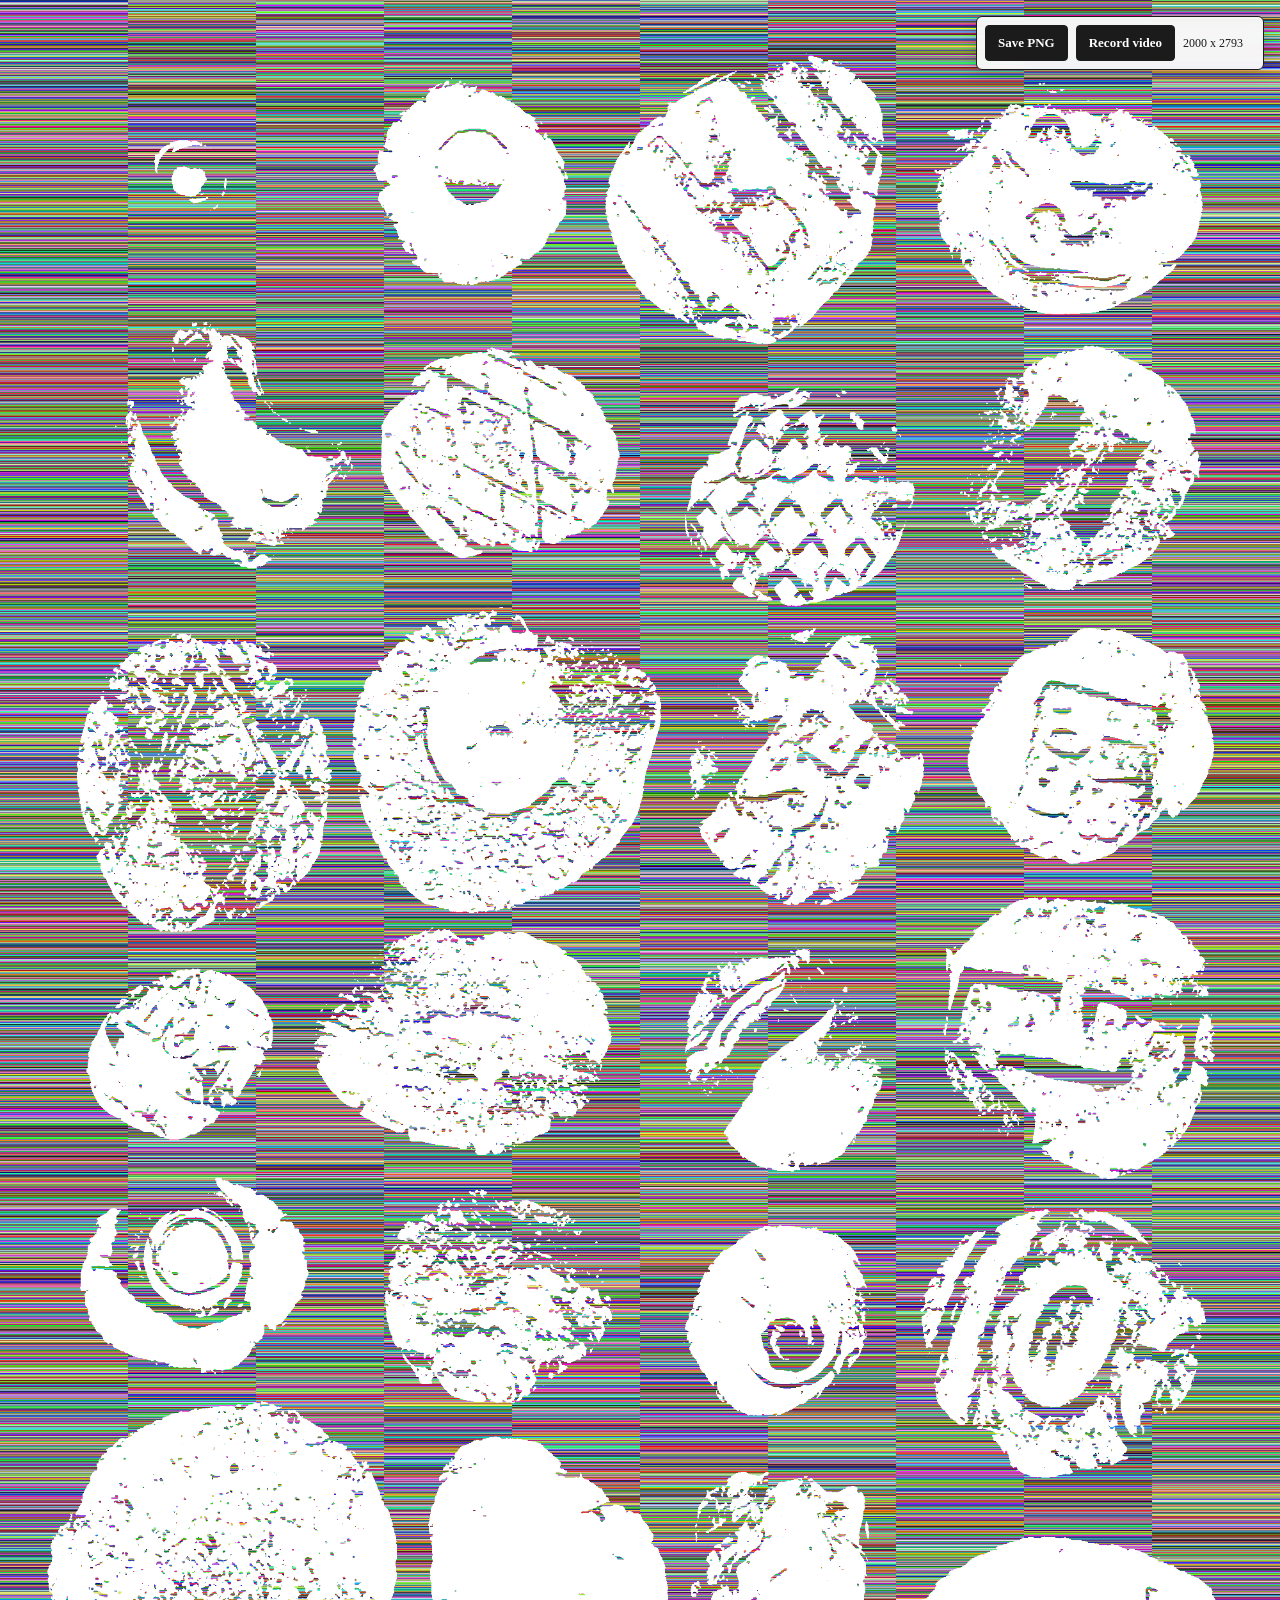
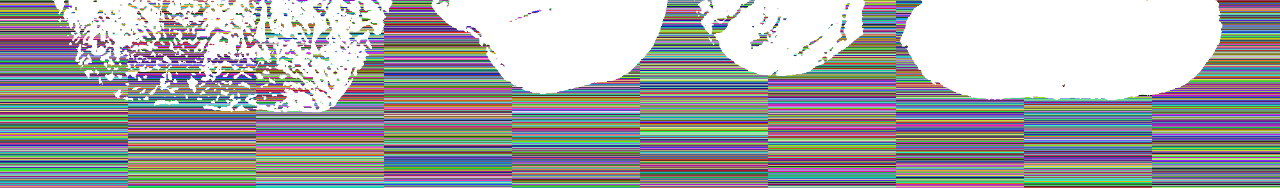
<file: teddy-bypixel/index.html>
<!DOCTYPE html>
<html>
<head>
  <meta charset="utf-8">
  <title>Pixel Recolor</title>
  <style>
    body { margin: 0; background: #ffffff; font-family: Georgia, serif; }
    canvas { display: block; max-width: 100%; }
    .capture-bar {
      position: fixed;
      z-index: 1;
      top: 16px;
      right: 16px;
      display: flex;
      align-items: center;
      gap: 8px;
      padding: 8px;
      background: rgba(255, 255, 255, 0.92);
      border: 1px solid #1b1b1b;
      border-radius: 6px;
      box-shadow: 0 4px 16px rgba(0, 0, 0, 0.14);
      backdrop-filter: blur(8px);
    }
    button {
      min-height: 36px;
      padding: 0 12px;
      color: #ffffff;
      background: #1b1b1b;
      border: 1px solid #1b1b1b;
      border-radius: 4px;
      font: 700 13px Georgia, serif;
      cursor: pointer;
    }
    button:hover { background: #3b3b3b; }
    button:disabled { opacity: 0.45; cursor: not-allowed; }
    #recordButton[data-recording="true"] { background: #c52b2b; border-color: #c52b2b; }
    #captureStatus { min-width: 72px; color: #1b1b1b; font-size: 12px; }
  </style>
</head>
<body>

<canvas id="canvas"></canvas>
<div class="capture-bar" aria-label="Capture controls">
  <button id="imageButton" type="button" disabled>Save PNG</button>
  <button id="recordButton" type="button" disabled>Record video</button>
  <span id="captureStatus">Loading...</span>
</div>

<script>
// =====================================================
//  SETTINGS  —  change these and refresh the browser
// =====================================================

// 1. Your scanned image. Keep it in the same folder as this file.
const IMAGE_FILE = "shot.webp";

// 2. Your palette (up to 5 colors). Use any hex color, e.g. "#ff0055".
//    Try https://coolors.co to pick colors.
const PALETTE = ["#ff3366", "#ffcc00", "#00ccff", "#33ff99", "#9933ff"];

// 3. Random colors instead of the palette?  true or false
const USE_RANDOM_COLORS = true;

// 4. How many pixels get painted before switching to the next color.
//    Small numbers (1–50) = noisy / confetti.  Big numbers (5000+) = wide bands.
const PIXELS_PER_COLOR = 200;

// 5. Rate of change: milliseconds between color shifts. Lower = faster.
//    1000 = once per second.  0 = never animate (still image).
const SPEED = 500;

// 6. How bright a pixel must be (0–255) to count as "white" and stay white.
//    Lower = more of the paper turns to color.  Higher = only pure white survives.
const WHITE_THRESHOLD = 200;

// =====================================================
//  THE CODE  —  read it, then break it on purpose
// =====================================================

const canvas = document.getElementById("canvas");
const ctx = canvas.getContext("2d");
const imageButton = document.getElementById("imageButton");
const recordButton = document.getElementById("recordButton");
const captureStatus = document.getElementById("captureStatus");
const img = new Image();
img.src = IMAGE_FILE;

let original;    // the untouched pixels from the scan
let offset = 0;  // shifts which color starts first — this is what animates
let recorder;
let recordedChunks = [];

img.onload = function () {
  canvas.width = img.width;
  canvas.height = img.height;
  ctx.drawImage(img, 0, 0);
  original = ctx.getImageData(0, 0, canvas.width, canvas.height);

  paint();
  if (SPEED > 0) setInterval(paint, SPEED);
  imageButton.disabled = false;
  recordButton.disabled = typeof canvas.captureStream !== "function" || typeof MediaRecorder === "undefined";
  captureStatus.textContent = `${canvas.width} x ${canvas.height}`;
};

imageButton.addEventListener("click", function () {
  canvas.toBlob(function (blob) {
    if (blob) downloadBlob(blob, `colorization-${timestamp()}.png`);
  }, "image/png");
});

recordButton.addEventListener("click", function () {
  if (recorder && recorder.state === "recording") {
    recorder.stop();
    return;
  }

  const stream = canvas.captureStream(30);
  const mimeType = MediaRecorder.isTypeSupported("video/webm;codecs=vp9")
    ? "video/webm;codecs=vp9"
    : "video/webm";

  recordedChunks = [];
  recorder = new MediaRecorder(stream, {
    mimeType,
    videoBitsPerSecond: 20000000
  });
  recorder.addEventListener("dataavailable", function (event) {
    if (event.data.size > 0) recordedChunks.push(event.data);
  });
  recorder.addEventListener("stop", function () {
    stream.getTracks().forEach(function (track) { track.stop(); });
    downloadBlob(new Blob(recordedChunks, { type: mimeType }), `colorization-${timestamp()}.webm`);
    recordButton.textContent = "Record video";
    recordButton.dataset.recording = "false";
    captureStatus.textContent = `${canvas.width} x ${canvas.height}`;
  });
  recorder.start();
  recordButton.textContent = "Stop & save";
  recordButton.dataset.recording = "true";
  captureStatus.textContent = "Recording";
});

function downloadBlob(blob, filename) {
  const link = document.createElement("a");
  link.href = URL.createObjectURL(blob);
  link.download = filename;
  link.click();
  setTimeout(function () { URL.revokeObjectURL(link.href); }, 1000);
}

function timestamp() {
  return new Date().toISOString().replace(/[:.]/g, "-");
}

// Turn "#ff3366" into [255, 51, 102]
function hexToRGB(hex) {
  return [
    parseInt(hex.slice(1, 3), 16),
    parseInt(hex.slice(3, 5), 16),
    parseInt(hex.slice(5, 7), 16)
  ];
}

function randomColor() {
  return [Math.random() * 255, Math.random() * 255, Math.random() * 255];
}

function paint() {
  // Copy the original so we always start fresh
  const frame = new ImageData(new Uint8ClampedArray(original.data), original.width, original.height);
  const pixels = frame.data;   // one long array: r, g, b, a, r, g, b, a, ...

  const palette = PALETTE.map(hexToRGB);
  let color = USE_RANDOM_COLORS ? randomColor() : palette[offset % palette.length];
  let count = 0;   // how many pixels painted with the current color
  let which = offset;

  // Walk through the buffer, four numbers (one pixel) at a time
  for (let i = 0; i < pixels.length; i += 4) {
    const r = pixels[i];
    const g = pixels[i + 1];
    const b = pixels[i + 2];
    const brightness = (r + g + b) / 3;

    if (brightness > WHITE_THRESHOLD) {
      // Close to white → make it pure white
      pixels[i] = 255; pixels[i + 1] = 255; pixels[i + 2] = 255;
    } else {
      // Black, gray, or any color → paint it with the current color
      pixels[i] = color[0]; pixels[i + 1] = color[1]; pixels[i + 2] = color[2];
    }

    // Time to switch colors?
    count++;
    if (count >= PIXELS_PER_COLOR) {
      count = 0;
      which++;
      color = USE_RANDOM_COLORS ? randomColor() : palette[which % palette.length];
    }
  }

  ctx.putImageData(frame, 0, 0);
  offset++;   // next frame starts one color further along
}

// IDEAS TO TRY
// - Change PIXELS_PER_COLOR to canvas.width so each row gets its own color.
// - Make brightness use only the red channel:  const brightness = r;
// - Instead of pure white, keep the paper texture: delete the three "= 255" lines.
// - Blend instead of replace:  pixels[i] = (r + color[0]) / 2;
</script>

</body>
</html>
</file>
<file: teddy-bypixel-2.0/style.css>
/* =====================================================
   BYPIXEL 2.0 — interface
   Dark chrome, light artwork. Figma-ish.
   ===================================================== */

:root {
  --chrome:   #171717;
  --panel:    #1f1f1f;
  --sunken:   #141414;
  --stage:    #2b2b2b;
  --line:     #2e2e2e;
  --line-soft:#262626;
  --text:     #ededed;
  --muted:    #8d8d8d;
  --dim:      #6a6a6a;
  --accent:   #0d99ff;
  --accent-dim:#0b74c4;
  --hot:      #ff4d4d;
  --rail:  48px;
  --panel-w: 268px;
  --top:   44px;
  --r:     6px;
  font-synthesis: none;
}

* { box-sizing: border-box; }

html, body {
  height: 100%;
  margin: 0;
  overflow: hidden;
  background: var(--chrome);
  color: var(--text);
  font: 11px/1.45 "Inter", -apple-system, BlinkMacSystemFont, "Segoe UI", system-ui, sans-serif;
  -webkit-font-smoothing: antialiased;
  user-select: none;
}

/* ---------- shell ---------- */

.app  { display: flex; flex-direction: column; height: 100%; }
.body { display: flex; flex: 1; min-height: 0; }

/* ---------- top bar ---------- */

.topbar {
  display: flex;
  align-items: center;
  gap: 8px;
  height: var(--top);
  padding: 0 10px 0 12px;
  background: var(--chrome);
  border-bottom: 1px solid var(--line);
  flex: none;
}
.brand { display: flex; align-items: baseline; gap: 7px; margin-right: 4px; }
.brand b { font-size: 12px; font-weight: 650; letter-spacing: -0.01em; }
.brand span { color: var(--dim); font-size: 10px; letter-spacing: 0.06em; text-transform: uppercase; }
.doc {
  color: var(--muted);
  padding: 4px 8px;
  border-radius: var(--r);
  max-width: 240px;
  overflow: hidden;
  text-overflow: ellipsis;
  white-space: nowrap;
}
.spacer { flex: 1; }
.credit {
  color: var(--dim);
  padding-right: 10px;
  margin-right: 2px;
  border-right: 1px solid var(--line);
  white-space: nowrap;
}
@media (max-width: 1180px) { .credit { display: none; } }

/* ---------- buttons ---------- */

.btn {
  display: inline-flex;
  align-items: center;
  justify-content: center;
  gap: 6px;
  height: 28px;
  padding: 0 10px;
  color: var(--text);
  background: #2a2a2a;
  border: 1px solid #363636;
  border-radius: var(--r);
  font: inherit;
  font-weight: 500;
  cursor: pointer;
  white-space: nowrap;
}
.btn:hover  { background: #333; border-color: #414141; }
.btn:active { background: #272727; }
.btn[disabled] { opacity: 0.4; cursor: not-allowed; }
.btn.primary { background: var(--accent); border-color: var(--accent); color: #fff; }
.btn.primary:hover { background: #2aa5ff; border-color: #2aa5ff; }
.btn.ghost { background: transparent; border-color: transparent; color: var(--muted); }
.btn.ghost:hover { background: #262626; color: var(--text); }
.btn.rec[data-on="true"] { background: var(--hot); border-color: var(--hot); color: #fff; }
.btn.tiny { height: 22px; padding: 0 7px; font-size: 10px; }
.btn svg { width: 13px; height: 13px; }

/* ---------- left tool rail ---------- */

.rail {
  width: var(--rail);
  flex: none;
  display: flex;
  flex-direction: column;
  align-items: center;
  gap: 2px;
  padding: 8px 0;
  background: var(--chrome);
  border-right: 1px solid var(--line);
}
.tool {
  position: relative;
  width: 34px; height: 34px;
  display: grid; place-items: center;
  color: var(--muted);
  background: transparent;
  border: 0;
  border-radius: var(--r);
  cursor: pointer;
}
.tool svg { width: 17px; height: 17px; }
.tool:hover { background: #262626; color: var(--text); }
.tool[aria-pressed="true"] { background: var(--accent); color: #fff; }
.tool::after {
  content: attr(data-tip);
  position: absolute; left: 42px; top: 50%;
  transform: translateY(-50%);
  padding: 4px 7px;
  background: #000; color: #fff;
  border-radius: 4px;
  font-size: 10px; white-space: nowrap;
  opacity: 0; pointer-events: none;
  transition: opacity 90ms 260ms;
  z-index: 40;
}
.tool:hover::after { opacity: 1; }
.rail hr { width: 20px; height: 1px; margin: 6px 0; background: var(--line); border: 0; }

/* ---------- stage ---------- */

.stage {
  position: relative;
  flex: 1;
  min-width: 0;
  background: var(--stage);
  overflow: hidden;
}
#gl { display: block; width: 100%; height: 100%; touch-action: none; cursor: crosshair; }
#ink { position: absolute; inset: 0; width: 100%; height: 100%; pointer-events: none; }
/* while recording, the canvas holds the output's aspect and sits centred */
.stage.rec #gl { position: absolute; inset: 0; margin: auto; width: auto; height: auto; }
.stage.rec { outline: 1px solid var(--hot); outline-offset: -1px; }
.stage[data-tool="move"]  #gl { cursor: grab; }
.stage[data-tool="move"].dragging #gl { cursor: grabbing; }
.stage[data-tool="pick"]  #gl { cursor: cell; }
.stage[data-tool="shape"] #gl { cursor: copy; }
.stage[data-tool="draw"]  #gl { cursor: crosshair; }

.hud {
  position: absolute; left: 12px; bottom: 12px;
  display: flex; gap: 6px; align-items: center;
  padding: 5px 9px;
  color: var(--muted);
  background: rgba(15,15,15,0.72);
  border: 1px solid #333;
  border-radius: var(--r);
  backdrop-filter: blur(10px);
  font-variant-numeric: tabular-nums;
  pointer-events: none;
}
.hud i { font-style: normal; color: #4a4a4a; }

.zoomer {
  position: absolute; right: 12px; bottom: 12px;
  display: flex; align-items: center; gap: 2px;
  padding: 3px;
  background: rgba(15,15,15,0.72);
  border: 1px solid #333;
  border-radius: var(--r);
  backdrop-filter: blur(10px);
}
.zoomer .btn { height: 22px; background: transparent; border-color: transparent; color: var(--muted); }
.zoomer .btn:hover { background: #2c2c2c; color: var(--text); }
.zoomer .val { min-width: 46px; text-align: center; color: var(--muted); font-variant-numeric: tabular-nums; }

/* empty state + drop overlay */

.empty {
  position: absolute; inset: 0;
  display: grid; place-content: center; justify-items: center;
  gap: 12px;
  color: var(--muted);
  text-align: center;
}
.empty h2 { margin: 0; font-size: 13px; font-weight: 600; color: var(--text); }
.empty p  { margin: 0; max-width: 280px; }
.empty .row { display: flex; gap: 8px; margin-top: 4px; }
.empty[hidden] { display: none; }

.drop {
  position: absolute; inset: 10px;
  display: grid; place-content: center;
  border: 2px dashed var(--accent);
  border-radius: 10px;
  background: rgba(13,153,255,0.09);
  color: #cfe9ff;
  font-size: 12px; font-weight: 600;
  pointer-events: none;
  opacity: 0;
  transition: opacity 110ms;
}
.stage.over .drop { opacity: 1; }

/* ---------- right panel ---------- */

.panel {
  width: var(--panel-w);
  flex: none;
  display: flex; flex-direction: column;
  background: var(--panel);
  border-left: 1px solid var(--line);
  overflow-y: auto;
  overscroll-behavior: contain;
}
.panel::-webkit-scrollbar { width: 9px; }
.panel::-webkit-scrollbar-thumb { background: #3a3a3a; border: 3px solid var(--panel); border-radius: 9px; }

.sec { border-bottom: 1px solid var(--line-soft); }
.sec > summary {
  display: flex; align-items: center; gap: 6px;
  height: 34px; padding: 0 10px;
  color: var(--text);
  font-weight: 600;
  letter-spacing: 0.02em;
  cursor: pointer;
  list-style: none;
}
.sec > summary::-webkit-details-marker { display: none; }
.sec > summary::before {
  content: "";
  width: 0; height: 0;
  border: 3.5px solid transparent;
  border-left-color: var(--dim);
  transform: translateX(1px);
  transition: transform 120ms;
}
.sec[open] > summary::before { transform: rotate(90deg); }
.sec > summary:hover { background: #252525; }
.sec .content { padding: 2px 10px 12px; display: grid; gap: 7px; }

/* rows */

.row { display: grid; grid-template-columns: 72px 1fr; align-items: center; gap: 8px; }
.row > label { color: var(--muted); overflow: hidden; text-overflow: ellipsis; white-space: nowrap; }
.row.wide { grid-template-columns: 1fr; }
.ctl { display: flex; align-items: center; gap: 7px; min-width: 0; }

input[type="range"] {
  -webkit-appearance: none; appearance: none;
  flex: 1; min-width: 0; height: 16px;
  background: transparent; cursor: ew-resize;
}
input[type="range"]::-webkit-slider-runnable-track { height: 3px; background: #3a3a3a; border-radius: 3px; }
input[type="range"]::-webkit-slider-thumb {
  -webkit-appearance: none;
  width: 11px; height: 11px; margin-top: -4px;
  background: #e8e8e8; border-radius: 50%;
  border: 0;
}
input[type="range"]:hover::-webkit-slider-thumb { background: #fff; }
input[type="range"]::-moz-range-track { height: 3px; background: #3a3a3a; border-radius: 3px; }
input[type="range"]::-moz-range-thumb { width: 11px; height: 11px; background: #e8e8e8; border: 0; border-radius: 50%; }

.num {
  width: 48px; flex: none;
  padding: 3px 4px;
  color: var(--text);
  background: transparent;
  border: 1px solid transparent;
  border-radius: 4px;
  font: inherit;
  font-variant-numeric: tabular-nums;
  text-align: right;
}
.num:hover  { border-color: #3a3a3a; }
.num:focus  { border-color: var(--accent); outline: none; background: var(--sunken); }

/* segmented control */

.seg { display: flex; background: var(--sunken); border: 1px solid #303030; border-radius: var(--r); padding: 2px; gap: 2px; }
.seg button {
  flex: 1;
  height: 20px;
  color: var(--muted);
  background: transparent;
  border: 0; border-radius: 4px;
  font: inherit; font-weight: 500;
  cursor: pointer;
}
.seg button:hover { color: var(--text); }
.seg button[aria-pressed="true"] { background: #3a3a3a; color: #fff; }

/* toggle */

.sw {
  position: relative;
  width: 28px; height: 16px; flex: none;
  background: #3a3a3a;
  border: 0; border-radius: 9px;
  cursor: pointer;
  transition: background 120ms;
}
.sw::after {
  content: "";
  position: absolute; top: 2px; left: 2px;
  width: 12px; height: 12px;
  background: #fff; border-radius: 50%;
  transition: transform 120ms;
}
.sw[aria-pressed="true"] { background: var(--accent); }
.sw[aria-pressed="true"]::after { transform: translateX(12px); }

/* palette */

.swatches { display: flex; flex-wrap: wrap; gap: 6px; }
.chip {
  position: relative;
  width: 30px; height: 30px;
  border-radius: var(--r);
  border: 1px solid rgba(255,255,255,0.16);
  overflow: hidden;
  cursor: pointer;
  padding: 0;
}
.chip[data-active="true"] { box-shadow: 0 0 0 2px var(--accent); border-color: transparent; }
.chip input[type="color"] {
  position: absolute; inset: -6px;
  width: 200%; height: 200%;
  border: 0; padding: 0; background: none;
  cursor: pointer;
  opacity: 0;
}
.chip .kill {
  position: absolute; top: -1px; right: -1px;
  width: 13px; height: 13px;
  display: none; place-items: center;
  background: #000; color: #fff;
  border: 0; border-radius: 0 0 0 5px;
  font-size: 9px; line-height: 1; cursor: pointer;
}
.chip:hover .kill { display: grid; }
.chip.add {
  display: grid; place-items: center;
  background: transparent;
  border: 1px dashed #444;
  color: var(--dim);
  font-size: 15px;
}
.chip.add:hover { border-color: var(--accent); color: var(--accent); }

.presets { display: flex; gap: 5px; flex-wrap: wrap; }
.preset {
  display: flex; height: 18px; width: 52px;
  border-radius: 4px; overflow: hidden;
  border: 1px solid #333; padding: 0; cursor: pointer;
}
.preset span { flex: 1; }
.preset:hover { border-color: #666; }

.grouplabel {
  color: var(--muted);
  font-size: 9.5px;
  font-weight: 600;
  letter-spacing: 0.07em;
  text-transform: uppercase;
  margin: 6px 0 1px;
  padding-top: 7px;
  border-top: 1px solid var(--line-soft);
}
.sec .content > .grouplabel:first-child { margin-top: 0; padding-top: 0; border-top: 0; }
.hint { color: var(--dim); font-size: 10px; line-height: 1.55; margin: 1px 0 2px; }
kbd {
  display: inline-block;
  padding: 0 4px;
  background: #2c2c2c; border: 1px solid #3a3a3a;
  border-bottom-width: 2px;
  border-radius: 4px;
  font: inherit; font-size: 9px; color: var(--muted);
}
.grid2 { display: grid; grid-template-columns: 1fr 1fr; gap: 6px; }
.grid1 { display: grid; grid-template-columns: 1fr; }
.hidden { display: none !important; }

/* the webcam source stays in the DOM and decoding, just out of sight */
#video { position: fixed; left: -9999px; top: 0; width: 2px; height: 2px; opacity: 0; pointer-events: none; }

/* =====================================================================
   PHONE  —  the desktop layout above is untouched; everything here is
   additive. Canvas stays king: the controls live in a sheet that pulls
   up from the tool bar and flicks away the moment you touch the art.
   ===================================================================== */

.grab { display: none; }
.m-only { display: none !important; }

@media (max-width: 860px) {
  :root { --railh: 58px; }

  .app { height: 100dvh; }
  .body { flex-direction: column; }

  /* --- top bar: name and the two things worth reaching for --- */
  .topbar { height: 40px; padding: 0 8px 0 10px; gap: 6px; }
  .brand span { display: none; }
  .doc { max-width: 46vw; padding: 4px 6px; }
  .topbar .btn { height: 30px; padding: 0 10px; }
  #btnImport, #btnRec, #btnCam { display: none; }   /* camera lives in the bar */

  /* --- stage --- */
  .stage { order: 2; flex: 1; min-height: 0; }
  .hud {
    left: 8px; bottom: 8px;
    font-size: 10px; padding: 4px 7px;
    max-width: calc(100% - 150px);
    overflow: hidden; white-space: nowrap; text-overflow: ellipsis;
  }
  .hud i { margin: 0 1px; }
  .zoomer { right: 8px; bottom: 8px; }
  .zoomer .btn { height: 28px; min-width: 28px; }
  .zoomer .val { min-width: 40px; }
  .empty h2 { font-size: 14px; }
  .empty p { max-width: 70vw; }

  /* --- the tool bar, pinned to the bottom edge --- */
  .rail {
    order: 3;
    flex-direction: row;
    justify-content: space-around;
    align-items: center;
    gap: 0;
    width: 100%;
    height: calc(var(--railh) + env(safe-area-inset-bottom, 0px));
    padding: 3px 4px calc(3px + env(safe-area-inset-bottom, 0px));
    border-right: 0;
    border-top: 1px solid var(--line);
    z-index: 40;
  }
  .rail hr,
  .tool[data-act="swap"], .tool[data-act="shuffle"],
  .tool[data-act="fit"],  .tool[data-act="import"] { display: none; }
  .tool { width: 44px; height: 44px; border-radius: 11px; }
  .tool svg { width: 20px; height: 20px; }
  .tool::after { display: none; }              /* no hover on a finger */
  .m-only { display: grid !important; }
  .m-only[hidden] { display: none !important; }

  /* camera sits apart from the drawing tools, and reads as the live one */
  .tool[data-act="cam"]  { order: 10; color: var(--accent); }
  .tool[data-act="cam"][aria-pressed="true"] { background: var(--accent); color: #fff; }
  .tool[data-mob="flip"] { order: 11; }
  .tool[data-mob="sheet"] { order: 12; }

  /* --- the controls, as a sheet --- */
  .panel {
    position: fixed;
    left: 0; right: 0;
    bottom: calc(var(--railh) + env(safe-area-inset-bottom, 0px));
    width: auto;
    height: min(62vh, 460px);
    border-left: 0;
    border-top: 1px solid var(--line);
    border-radius: 14px 14px 0 0;
    box-shadow: 0 -14px 44px rgba(0, 0, 0, 0.55);
    transform: translateY(calc(100% + var(--railh)));
    transition: transform 260ms cubic-bezier(0.22, 0.8, 0.3, 1);
    z-index: 35;
    overscroll-behavior: contain;
  }
  body.sheet .panel { transform: none; }

  .grab {
    display: block;
    position: sticky;
    top: 0;
    z-index: 2;
    padding: 9px 0 7px;
    background: var(--panel);
    border-radius: 14px 14px 0 0;
    cursor: grab;
    touch-action: none;
  }
  .grab span {
    display: block;
    width: 34px; height: 4px;
    margin: 0 auto;
    background: #4a4a4a;
    border-radius: 4px;
  }

  /* --- touch-sized controls --- */
  .sec > summary { height: 42px; font-size: 12px; }
  .sec .content { padding: 2px 12px 14px; gap: 10px; }
  .row { grid-template-columns: 84px 1fr; }
  input[type="range"] { height: 30px; }
  input[type="range"]::-webkit-slider-runnable-track { height: 4px; }
  input[type="range"]::-webkit-slider-thumb { width: 18px; height: 18px; margin-top: -7px; }
  input[type="range"]::-moz-range-thumb { width: 18px; height: 18px; }
  .num { width: 52px; padding: 6px 4px; border-color: #333; }
  .seg button { height: 28px; }
  .btn { height: 36px; }
  .sw { width: 34px; height: 20px; }
  .sw::after { width: 16px; height: 16px; }
  .sw[aria-pressed="true"]::after { transform: translateX(14px); }
  .chip { width: 36px; height: 36px; }
  .shp { width: 40px; height: 40px; }
  .preset { width: 58px; height: 22px; }
}

/* short landscape phones: give the sheet less height so the art still shows */
@media (max-width: 860px) and (max-height: 460px) {
  .panel { height: 74vh; }
  .rail { height: calc(50px + env(safe-area-inset-bottom, 0px)); }
  :root { --railh: 50px; }
}

/* wider than a phone but still touch: group the bar instead of stretching it */
@media (min-width: 560px) and (max-width: 860px) {
  .rail { justify-content: center; gap: 10px; }
  .panel { height: min(56vh, 440px); }
}
</file>
